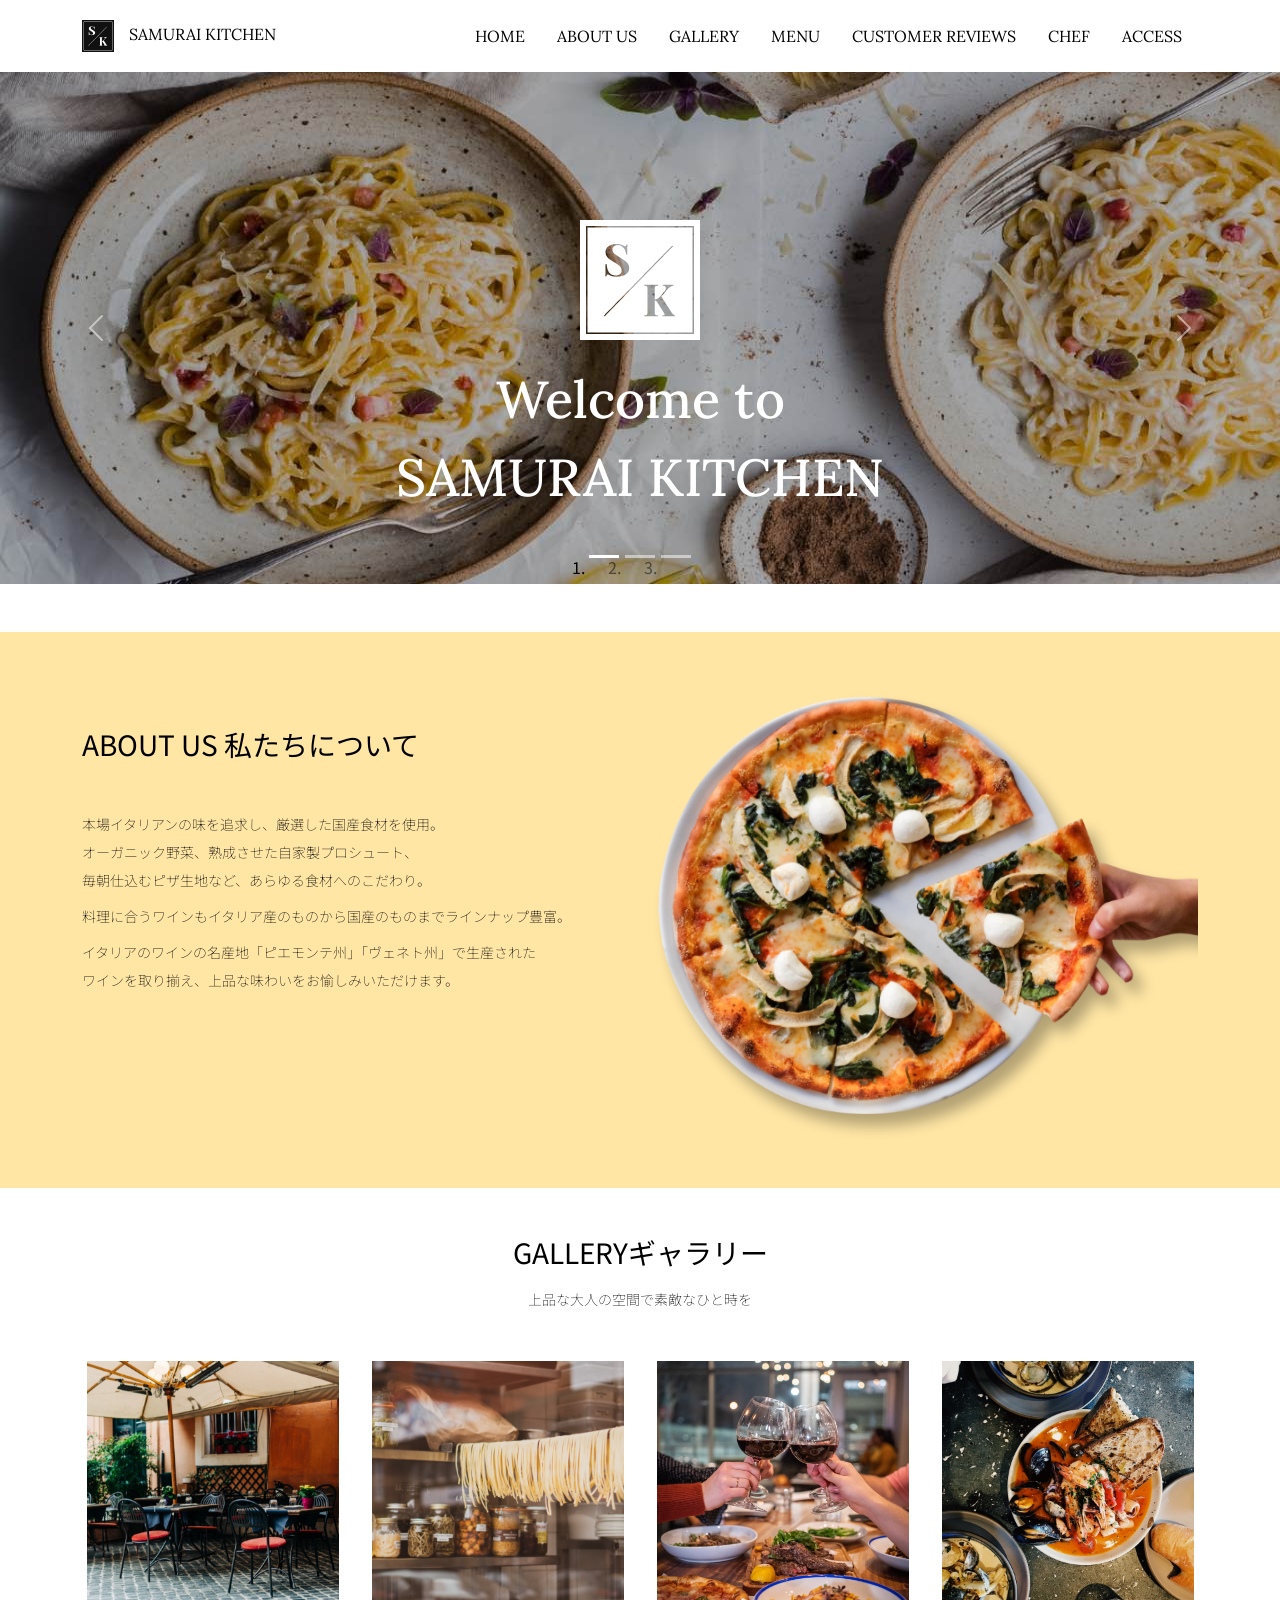
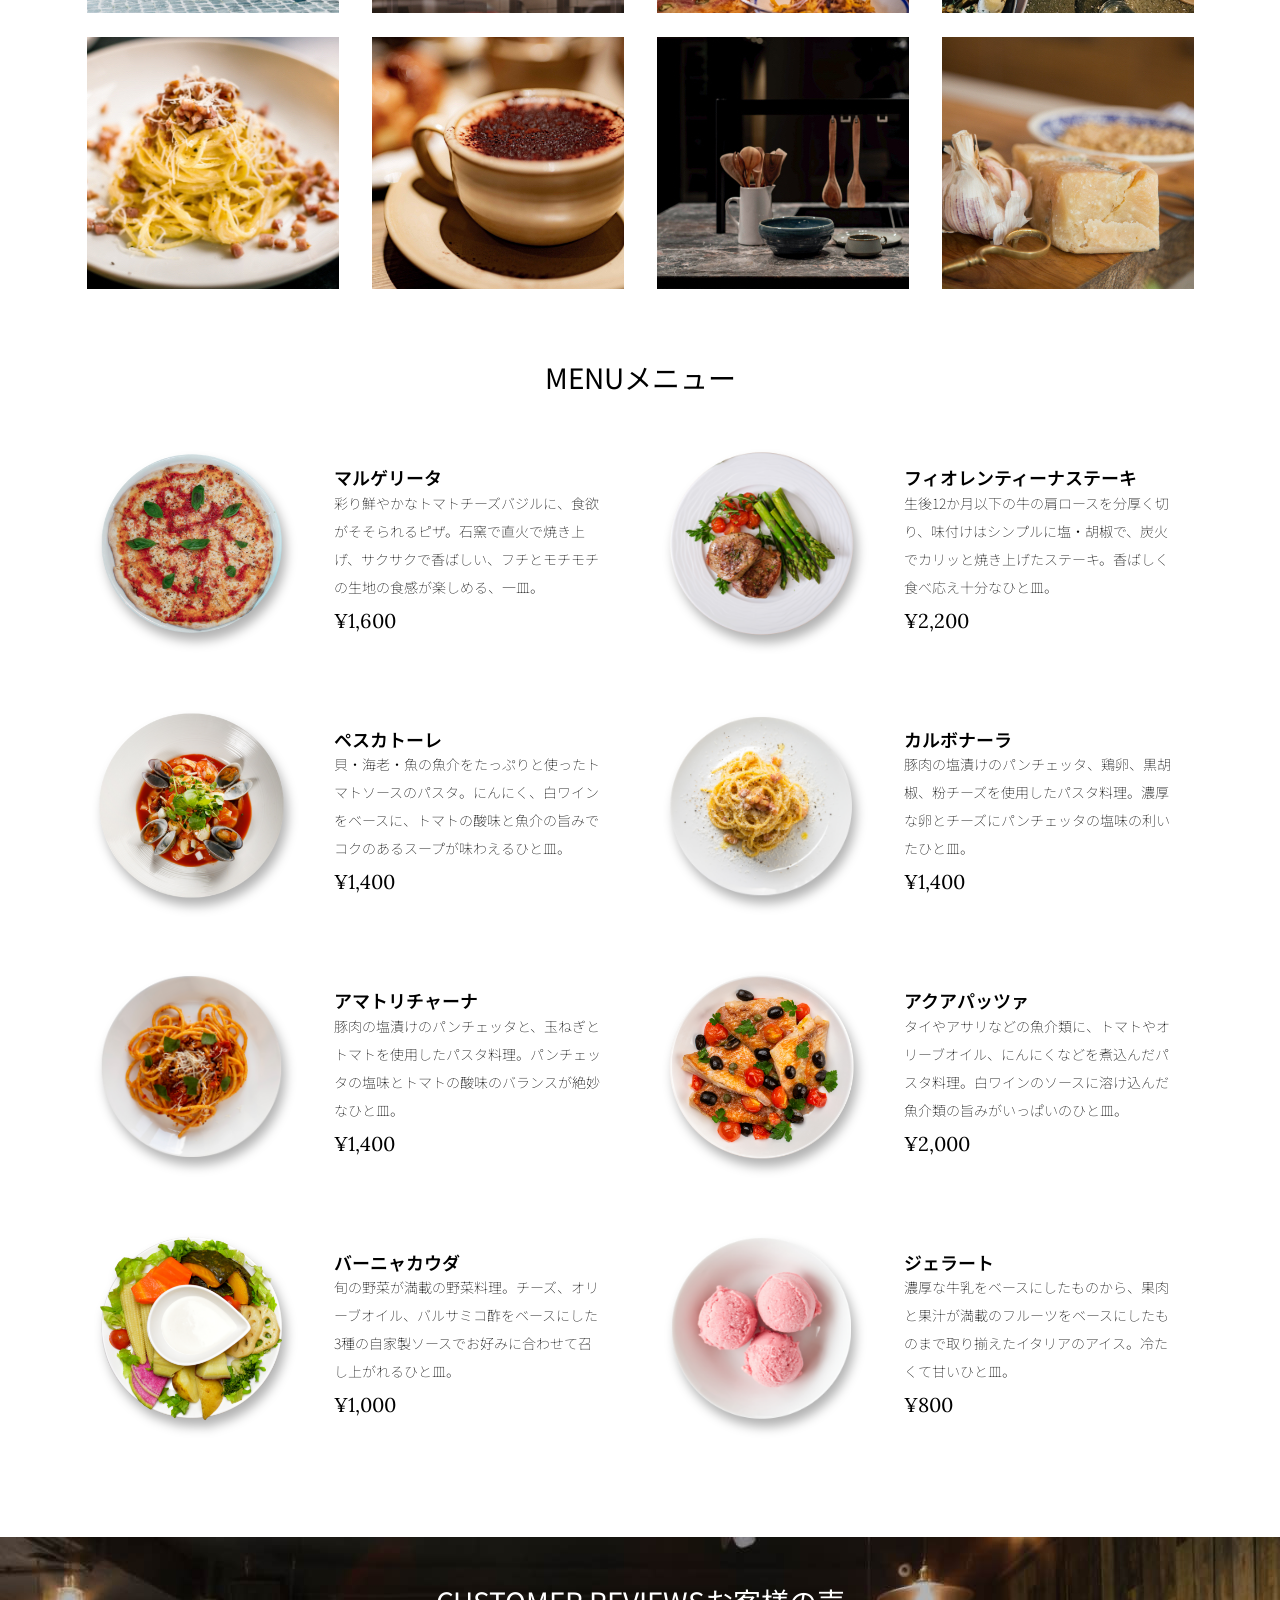
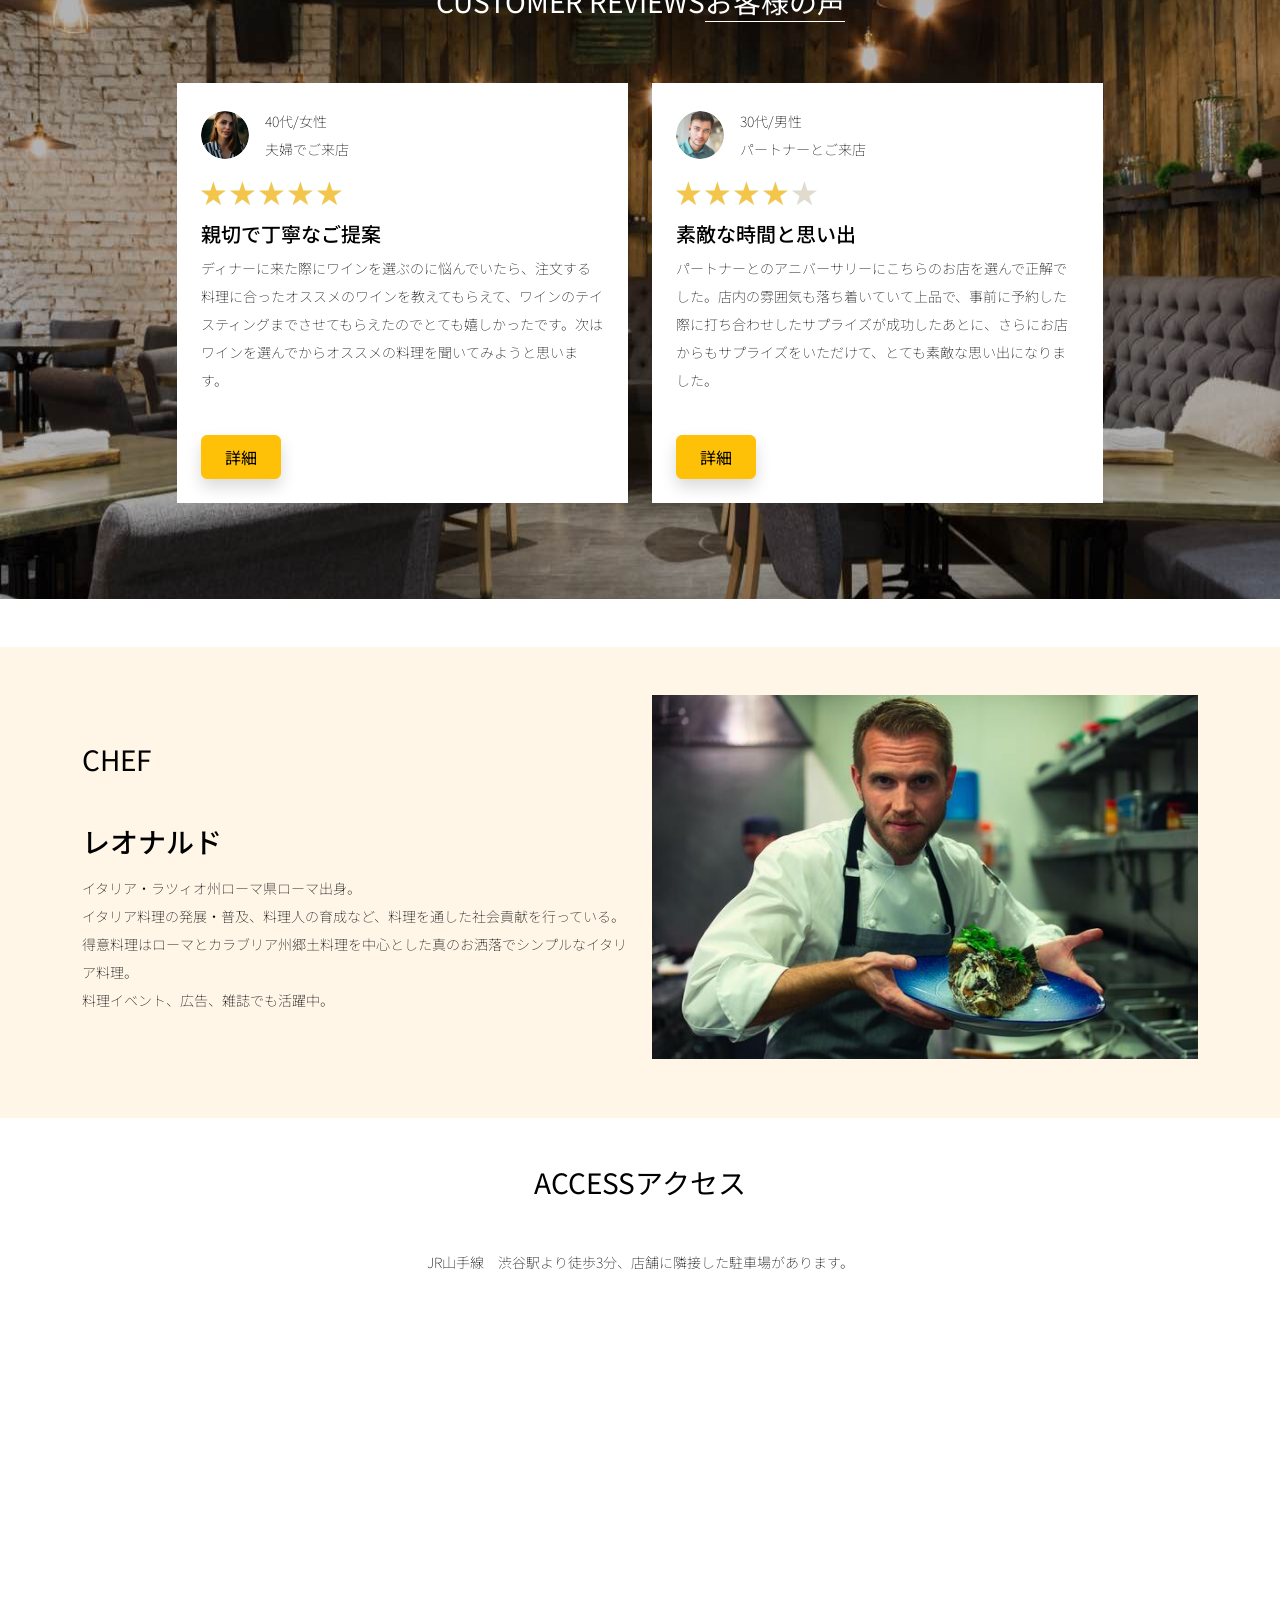
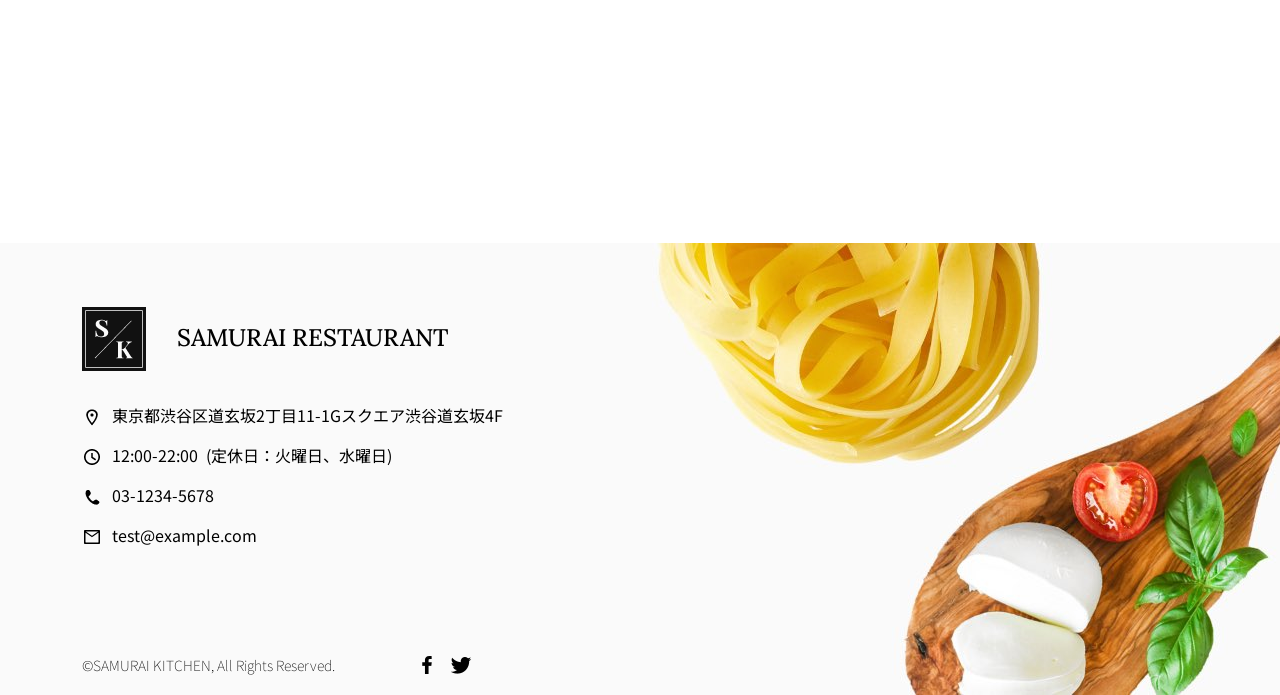
<file: kadai_015/index.html>
<!doctype html>
<html lang="ja">

<head>
  <meta charset="utf-8">
  <meta name="viewport" content="width=device-width, initial-scale=1">
  <meta name="description" content="">
  <meta name="author" content="SAMURAI ENGINEER">
  <title>SAMURAI XD_HTML教材</title>
  <!-- ************************************************ bootstrap.min.cssの読み込み -->
  <link href="https://cdn.jsdelivr.net/npm/bootstrap@5.0.0-beta1/dist/css/bootstrap.min.css" rel="stylesheet"
    integrity="sha384-giJF6kkoqNQ00vy+HMDP7azOuL0xtbfIcaT9wjKHr8RbDVddVHyTfAAsrekwKmP1" crossorigin="anonymous">
  <!-- ************************************************ bootstrap.bundle.min.jsの読み込み -->

  <!-- ************************************************ Google Font読み込み -->
  <link rel="preconnect" href="https://fonts.gstatic.com">
  <link href="https://fonts.googleapis.com/css2?family=Lora&display=swap" rel="stylesheet">
  <link href="https://fonts.googleapis.com/css2?family=Noto+Sans+JP:wght@300&display=swap" rel="stylesheet">
  <!-- ************************************************ Font Awesome -->
  <link rel="stylesheet" href="https://use.fontawesome.com/releases/v5.1.0/css/all.css"
    integrity="sha384-lKuwvrZot6UHsBSfcMvOkWwlCMgc0TaWr+30HWe3a4ltaBwTZhyTEggF5tJv8tbt" crossorigin="anonymous">
  <!-- ************************************************今回作成する styles.cssの読み込み -->
  <link href="stylesheet/style.css" rel="stylesheet">
  <!-- ************************************************  -->
</head>

<body>
  <main>

    <!-- ************************************************ ナビゲーションバー開始 -->
   <nav class="navbar navbar-expand-lg">
     <div class="container">
       <a class="navbar-brand my_navbar_brand">
         <img class="img-fluid navbar_brand_logo" src="img/site_logo.png" alt="サイトアイコン"><span>SAMURAI KITCHEN</span>
       </a>
       <div class="navbar-toggler hamburger_menu" data-bs-toggle="collapse" data-bs-target="#navbarNav"
         　aria-controls="navbarNav" aria-expanded="false" aria-label="Toggle navigation">
         <input type="checkbox" id="hamburger_btn_check">
         <label for="hamburger_btn_check" class="hamburger_btn">
           <img class="btn_open" src="img/button_open.png" alt="ナビゲーションバーのボタン">
           <img class="btn_close" src="img/button_close.png" alt="ナビゲーションバーのボタン">
         </label>
       </div>
       <div class="collapse navbar-collapse justify-content-end" id="navbarNav">
         <ul class="navbar-nav">
           <li class="nav-item px-2">
             <a class="nav-link my_nav_link my-2" aria-current="page" href="#">HOME</a>
           </li>

           <li class="nav-item px-2">
             <a class="nav-link my_nav_link my-2" href="#about">ABOUT US</a>
           </li>

           <li class="nav-item px-2">
             <a class="nav-link my_nav_link my-2" href="#gallery">GALLERY</a>
           </li>

           <li class="nav-item px-2">
             <a class="nav-link my_nav_link my-2" href="#menu">MENU</a>
           </li>

           <li class="nav-item px-2">
             <a class="nav-link my_nav_link my-2" href="#review">CUSTOMER REVIEWS</a>
           </li>

          <li class="nav-item px-2">
             <a class="nav-link my_nav_link my-2" href="#chef">CHEF</a>
           </li>

           <li class="nav-item px-2">
             <a class="nav-link my_nav_link my-2" href="#access">ACCESS</a>
           </li>
             
         </ul>
       </div>
     </div>
   </nav>
    <!-- ************************************************ ナビゲーションバー終了 -->

    <!-- ************************************************ カルーセル開始 -->
  <div id="myCarousel" class="carousel slide mb-5" data-bs-ride="carousel">
    <ol class="carousel-indicators">
      <li data-bs-target="#myCarousel" data-bs-slide-to="0" class="active"></li>
     <li data-bs-target="#myCarousel" data-bs-slide-to="1"></li>
      <li data-bs-target="#myCarousel" data-bs-slide-to="2"></li>
   </ol>

    <div class="carousel-inner">
     <div class="carousel-item active">
        <img src="img/slider-1.jpg" alt="SAMURAI KITCHEN-1">
        <div class="carousel-caption">
         <h1 class="my_carousel_caption">
            Welcome to<br>
            SAMURAI KITCHEN
         </h1>
        </div>
     </div>

     <div class="carousel-item">
        <img src="img/slider-2.jpg" alt="サンプル画像">
        <div class="carousel-caption">
         <h1 class="my_carousel_caption">
            The fabulous combination of&nbsp;wine&nbsp;and&nbsp;food
          </h1>
        </div>
    </div>

      <div class="carousel-item">
        <img src="img/slider-3.jpg" alt="サンプル画像">
       <div class="carousel-caption">
          <h1 class="my_carousel_caption">Get the Italian taste<br>
            at the SAMURAI&nbsp;KITCHEN
         </h1>
        </div>
     </div>

  </div>
    <a class="carousel-control-prev" href="#myCarousel" role="button" data-bs-slide="prev">
      <span class="carousel-control-prev-icon" aria-hidden="true"></span>
      <span class="visually-hidden">Previous</span>
    </a>

    <a class="carousel-control-next" href="#myCarousel" role="button" data-bs-slide="next">
      <span class="carousel-control-next-icon" aria-hidden="true"></span>
      <span class="visually-hidden">Next</span>
    </a>
  </div>

    <!-- ************************************************ カルーセル終了 -->

    <!-- ************************************************ アバウトセクション開始 -->
<!-- アバウトセクション開始 -->
<section class="about_us_bg" id="about">
  <div class="container py-5 mb-5">
    <div class="row">
      <div class="col-lg-6 text-left">
        <div class="py-5">
          <h2 class="section_title about mb-5">
            ABOUT US
          </h2>
          <p class="mb-2">
            本場イタリアンの味を追求し、厳選した国産食材を使用。<br>
            オーガニック野菜、熟成させた自家製プロシュート、<br>
            毎朝仕込むピザ生地など、あらゆる食材へのこだわり。<br>
          </p>
          <p class="mb-2">
            料理に合うワインもイタリア産のものから国産のものまでラインナップ豊富。<br>
          </p>
          <p class="mb-2">
            イタリアのワインの名産地「ピエモンテ州」「ヴェネト州」で生産された<br>
            ワインを取り揃え、上品な味わいをお愉しみいただけます。<br>
          </p>
        </div>
      </div>
      <div class="col-lg-6">
        <img src="img/img-about-us.png" class="img-fluid" alt="pizza">
      </div>
    </div>
  </div>
</section>

    <!-- ************************************************ アバウトセクション終了 -->

    <!-- ************************************************ ギャラリーセクション開始 -->
    <section id="gallery">
      <div class="container mb-5">
        <h2 class="mb-3 section_title gallery text-center">GALLERY</h2>
        <p class="text-center mb-5">
          上品な大人の空間で素敵なひと時を
        </p>

        <div class="row">
          <div class="col-6 col-lg-3 mb-4 d-flex justify-content-center">
            <img class="img-fluid" src="img/gallery-1.jpg" alt="サンプル画像">
          </div>

          <div class="col-6 col-lg-3 mb-4 d-flex justify-content-center">
            <img class="img-fluid" src="img/gallery-2.jpg" alt="サンプル画像">
          </div>

          <div class="col-6 col-lg-3 mb-4 d-flex justify-content-center">
            <img class="img-fluid" src="img/gallery-3.jpg" alt="サンプル画像">
          </div>

          <div class="col-6 col-lg-3 mb-4 d-flex justify-content-center">
            <img class="img-fluid" src="img/gallery-4.jpg" alt="サンプル画像">
          </div>

          <div class="col-6 col-lg-3 mb-4 d-flex justify-content-center">
            <img class="img-fluid" src="img/gallery-5.jpg" alt="サンプル画像">
          </div>

          <div class="col-6 col-lg-3 mb-4 d-flex justify-content-center">
            <img class="img-fluid" src="img/gallery-6.jpg" alt="サンプル画像">
          </div>

          <div class="col-6 col-lg-3 mb-4 d-flex justify-content-center">
            <img class="img-fluid" src="img/gallery-7.jpg" alt="サンプル画像">
          </div>

          <div class="col-6 col-lg-3 mb-4 d-flex justify-content-center">
            <img class="img-fluid" src="img/gallery-8.jpg" alt="サンプル画像">
          </div>

        </div>
      </div>
    </section>

    <!-- ************************************************ ギャラリーセクション終了 -->

    <!-- ************************************************ メニューセクション -->
    <section id="menu">
      <div class="container">
        <div class="row">
          <div class="col-lg-12">
            <h2 class="section_title menu text-center mb-5">MENU</h2>
          </div>
        </div>
      </div>

      <div class="container mb-5">
        <div class="row">
          <div class="col-12 col-lg-6">
            <div class="row g-0 mb-4">
              <div class="col-12 col-lg-5 text-center">
                <img src="img/margherita.png" class="img-fluid" alt="マルゲリータ">
              </div>
              <div class="col-12 col-lg-7 p-4">
              <h4 class="mb-0 menu_title">マルゲリータ</h4>
                <p class="my-auto">彩り鮮やかなトマトチーズバジルに、食欲がそそられるピザ。石窯で直火で焼き上げ、サクサクで香ばしい、フチとモチモチの生地の食感が楽しめる、一皿。</p>
                <p class="menu_price">¥1,600</p>
              </div>
            </div>
          </div>

          <div class="col-12 col-lg-6">
            <div class="row g-0 mb-4">
              <div class="col-12 col-lg-5 text-center">
              <img src="img/steak.png" class="img-fluid" alt="フィオレンティーナステーキ">
              </div>
              <div class="col-12 col-lg-7 p-4">
                <h4 class="mb-0 menu_title">フィオレンティーナステーキ</h4>
                <p class="my-auto">生後12か月以下の牛の肩ロースを分厚く切り、味付けはシンプルに塩・胡椒で、炭火でカリッと焼き上げたステーキ。香ばしく食べ応え十分なひと皿。</p>
                <p class="menu_price">¥2,200</p>
              </div>
            </div>
          </div>

          <div class="col-12 col-lg-6">
            <div class="row g-0 mb-4">
              <div class="col-12 col-lg-5 text-center">
                <img src="img/pescatore.png" class="img-fluid" alt="ペスカトーレ">
              </div>
              <div class="col-12 col-lg-7 p-4">
                <h4 class="mb-0 menu_title">ペスカトーレ</h4>
                <p class="my-auto">貝・海老・魚の魚介をたっぷりと使ったトマトソースのパスタ。にんにく、白ワインをベースに、トマトの酸味と魚介の旨みでコクのあるスープが味わえるひと皿。</p>
                <p class="menu_price">¥1,400</p>
              </div>
            </div>
          </div>

          <div class="col-12 col-lg-6">
            <div class="row g-0 mb-4">
              <div class="col-12 col-lg-5 text-center">
                <img src="img/carbonara.png" class="img-fluid" alt="カルボナーラ">
              </div>
              <div class="col-12 col-lg-7 p-4">
                <h4 class="mb-0 menu_title">カルボナーラ</h4>
                <p class="my-auto">豚肉の塩漬けのパンチェッタ、鶏卵、黒胡椒、粉チーズを使用したパスタ料理。濃厚な卵とチーズにパンチェッタの塩味の利いたひと皿。</p>
                <p class="menu_price">¥1,400</p>
              </div>
            </div>
          </div>

          <div class="col-12 col-lg-6">
            <div class="row g-0 mb-4">
              <div class="col-12 col-lg-5 text-center">
                <img src="img/amatriciana.png" class="img-fluid" alt="アマトリチャーナ">
              </div>
              <div class="col-12 col-lg-7 p-4">
                <h4 class="mb-0 menu_title">アマトリチャーナ</h4>
                <p class="my-auto">豚肉の塩漬けのパンチェッタと、玉ねぎとトマトを使用したパスタ料理。パンチェッタの塩味とトマトの酸味のバランスが絶妙なひと皿。</p>
                <p class="menu_price">¥1,400</p>
              </div>
            </div>
          </div>

          <div class="col-12 col-lg-6">
            <div class="row g-0 mb-4">
              <div class="col-12 col-lg-5 text-center">
                <img src="img/acqua-pazza.png" class="img-fluid" alt="アクアパッツァ">
              </div>
              <div class="col-12 col-lg-7 p-4">
                <h4 class="mb-0 menu_title">アクアパッツァ</h4>
                <p class="my-auto">タイやアサリなどの魚介類に、トマトやオリーブオイル、にんにくなどを煮込んだパスタ料理。白ワインのソースに溶け込んだ魚介類の旨みがいっぱいのひと皿。</p>
                <p class="menu_price">¥2,000</p>
              </div>
            </div>
          </div>

          <div class="col-12 col-lg-6">
            <div class="row g-0 mb-4">
              <div class="col-12 col-lg-5 text-center">
                <img src="img/bagna-cauda.png" class="img-fluid" alt="バーニャカウダ">
              </div>
              <div class="col-12 col-lg-7 p-4">
                <h4 class="mb-0 menu_title">バーニャカウダ</h4>
                <p class="my-auto">旬の野菜が満載の野菜料理。チーズ、オリーブオイル、バルサミコ酢をベースにした3種の自家製ソースでお好みに合わせて召し上がれるひと皿。</p>
                <p class="menu_price">¥1,000</p>
              </div>
            </div>
          </div>

          <div class="col-12 col-lg-6">
            <div class="row g-0 mb-4">
              <div class="col-12 col-lg-5 text-center">
                <img src="img/gelato.png" class="img-fluid" alt="ジェラート">
              </div>
              <div class="col-12 col-lg-7 p-4">
                <h4 class="mb-0 menu_title">ジェラート</h4>
                <p class="my-auto">濃厚な牛乳をベースにしたものから、果肉と果汁が満載のフルーツをベースにしたものまで取り揃えたイタリアのアイス。冷たくて甘いひと皿。</p>
                <p class="menu_price">¥800</p>
              </div>
            </div>
          </div>
        </div>
      </div>
    </section>

    <!-- ************************************************ メニューセクション終了 -->

    <!-- ************************************************ レビューセクション開始 -->
    <section id="review">
      <div class="review_wrapper">
        <div class="container py-5 mb-5">
          <div class="text-center mb-5">
            <h2 class="section_title review text-center text-white">CUSTOMER REVIEWS</h2>
          </div>
          <div class="row pb-5 justify-content-center">
            <div class="col-12 col-lg-5 mt-3">
              <div class="bg-white h_420">
                <div class="p-4">
                  <div class="d-flex align-items-center">
                    <img src="img/customer-woman.png" class="reviewer_img" alt="サンプル画像">
                    <div>
                      <p class="my-0">40代/女性</p>
                      <p class="my-0">夫婦でご来店</p>
                    </div>
                  </div>
                  <div class="my-3">
                    <img src="img/star-point.png" class="star_img" alt="star">
                    <img src="img/star-point.png" class="star_img" alt="star">
                    <img src="img/star-point.png" class="star_img" alt="star">
                    <img src="img/star-point.png" class="star_img" alt="star">
                    <img src="img/star-point.png" class="star_img" alt="star">
                  </div>
                  <h5>親切で丁寧なご提案</h5>
                  <p>
                    ディナーに来た際にワインを選ぶのに悩んでいたら、注文する料理に合ったオススメのワインを教えてもらえて、ワインのテイスティングまでさせてもらえたのでとても嬉しかったです。次はワインを選んでからオススメの料理を聞いてみようと思います。
                  </p>
                  <button type="button" class="btn btn-warning shadow fix_bottom">詳細</button>
                </div>
              </div>
            </div>
            <div class="col-12 col-lg-5 mt-3">
              <div class="bg-white h_420">
                <div class="p-4">
                  <div class="d-flex align-items-center">
                    <img src="img/customer-man.png" class="reviewer_img" alt="サンプル画像">
                    <div>
                      <p class="my-0">30代/男性</p>
                      <p class="my-0">パートナーとご来店</p>
                    </div>
                  </div>
                  <div class="my-3">
                    <img src="img/star-point.png" class="star_img" alt="star">
                    <img src="img/star-point.png" class="star_img" alt="star">
                    <img src="img/star-point.png" class="star_img" alt="star">
                    <img src="img/star-point.png" class="star_img" alt="star">
                    <img src="img/star-no-point.png" class="star_img" alt="no-star">
                  </div>
                  <h5>素敵な時間と思い出</h5>
                  <p>
                    パートナーとのアニバーサリーにこちらのお店を選んで正解でした。店内の雰囲気も落ち着いていて上品で、事前に予約した際に打ち合わせしたサプライズが成功したあとに、さらにお店からもサプライズをいただけて、とても素敵な思い出になりました。
                  </p>
                  <button type="button" class="btn btn-warning shadow fix_bottom">詳細</button>
                </div>
              </div>
            </div>
          </div>
        </div>
      </div>
    </section>

    <!-- ************************************************ レビューセクション終了 -->

    <!--  *********************************************** 課題-15のシェフ追加　-->
<section class="chef_bg" id="chef">
  <div class="container py-5 mb-5">
    <div class="row">
      <div class="col-lg-6 text-left">
        <div class="py-5">
          <h2 class="section_title chef mb-5">
            CHEF
          </h2>
          <h3 class="mb-3">レオナルド</h3>
          <p class="mb-2">
            イタリア・ラツィオ州ローマ県ローマ出身。<br>
            イタリア料理の発展・普及、料理人の育成など、料理を通した社会貢献を行っている。 <br>
            得意料理はローマとカラブリア州郷土料理を中心とした真のお洒落でシンプルなイタリア料理。<br>
            料理イベント、広告、雑誌でも活躍中。
          </p>
        </div>
      </div>
      <div class="col-lg-6">
        <img src="img/chef.jpg" class="img-fluid" alt="シェフの写真">
      </div>
    </div>
  </div>
</section>


    <!--  *********************************************** 課題-15のシェフ追加終了　-->


    <!-- ************************************************ アクセスセクション開始 -->
    <section id="access">
      <div class="container">

        <div class="row">
          <div class="col-lg-12 text-center mb-5">
            <h2 class="section_title text-center access mb-5">ACCESS</h2>
            <p>JR山手線　渋谷駅より徒歩3分、店舗に隣接した駐車場があります。</p>
          </div>
        </div>
      </div>

      <div class="container mb-5 px-2">
        <iframe
          src="https://www.google.com/maps/embed?pb=!1m18!1m12!1m3!1d12967.114087343349!2d139.687349334065!3d35.657827993593834!2m3!1f0!2f0!3f0!3m2!1i1024!2i768!4f1.1!3m3!1m2!1s0x6018f5209bb80c49%3A0x7abbc1a9d7d575eb!2z5qCq5byP5Lya56S-5L6N!5e0!3m2!1sja!2sjp!4v1623882550231!5m2!1sja!2sjp"
          class="w-100" style="height: 50vh;" loading="lazy"></iframe>
      </div>
    </section>

    <!-- ************************************************ アクセスセクション終了 -->


    <!-- ************************************************ フッター開始 -->
    <footer id="footer">
      <div class="container">
        <div class="row">
          <div class="col-12 col-lg-6 position-relative">
            <div class="row pt-5">
              <div class="col-lg-2 text-center my-3">
                <img class="img-fluid footer_brand_logo" src="img/site_logo.png" alt="サンプル画像">
              </div>
              <div class="col-lg-10 align-self-center my-3">
                <h2 class="m-0 footer_text">SAMURAI RESTAURANT</h2>
              </div>
            </div>

            <div class="restaurant_info py-3">
              <div class="d-flex mb-3">
                <img src="img/icon-Marker.png" alt="marker">
                <p class="p-0 m-0">東京都渋谷区道玄坂2丁目11-1Gスクエア渋谷道玄坂4F</p>
              </div>
              <div class="d-flex mb-3">
                <img src="img/icon-Clock.png" alt="clock">
                <p class="p-0 m-0">12:00-22:00&nbsp;&nbsp;(定休日：火曜日、水曜日)</p>
              </div>
              <div class="d-flex mb-3">
                <img src="img/icon-Phone.png" alt="phone">
                <p class="p-0 m-0">03-1234-5678</p>
              </div>
              <div class="d-flex mb-3">
                <img src="img/icon-Mail.png" alt="mail">
                <p class="p-0 m-0">test@example.com</p>
              </div>
            </div>

            <div class="copy_right align-items-center">
              <p>
                ©SAMURAI KITCHEN, All Rights Reserved.
              </p>
              <img src="img/icon-facebook.png" class="sns_img" alt="facebook">
              <img src="img/icon-twitter.png" class="sns_img" alt="twitter">
            </div>
          </div>

          <div class="col-12 col-lg-6 d-none d-lg-block">
            <img src="img/background-footer.jpg" alt="背景画像">
          </div>
        </div>
      </div>
    </footer>
    
    <!-- ************************************************ フッター終了 -->
  </main>

 <script src="https://cdn.jsdelivr.net/npm/bootstrap@5.0.0-beta1/dist/js/bootstrap.bundle.min.js"
    integrity="sha384-ygbV9kiqUc6oa4msXn9868pTtWMgiQaeYH7/t7LECLbyPA2x65Kgf80OJFdroafW" crossorigin="anonymous" defer>
 </script> 

</body>

</html>
</file>
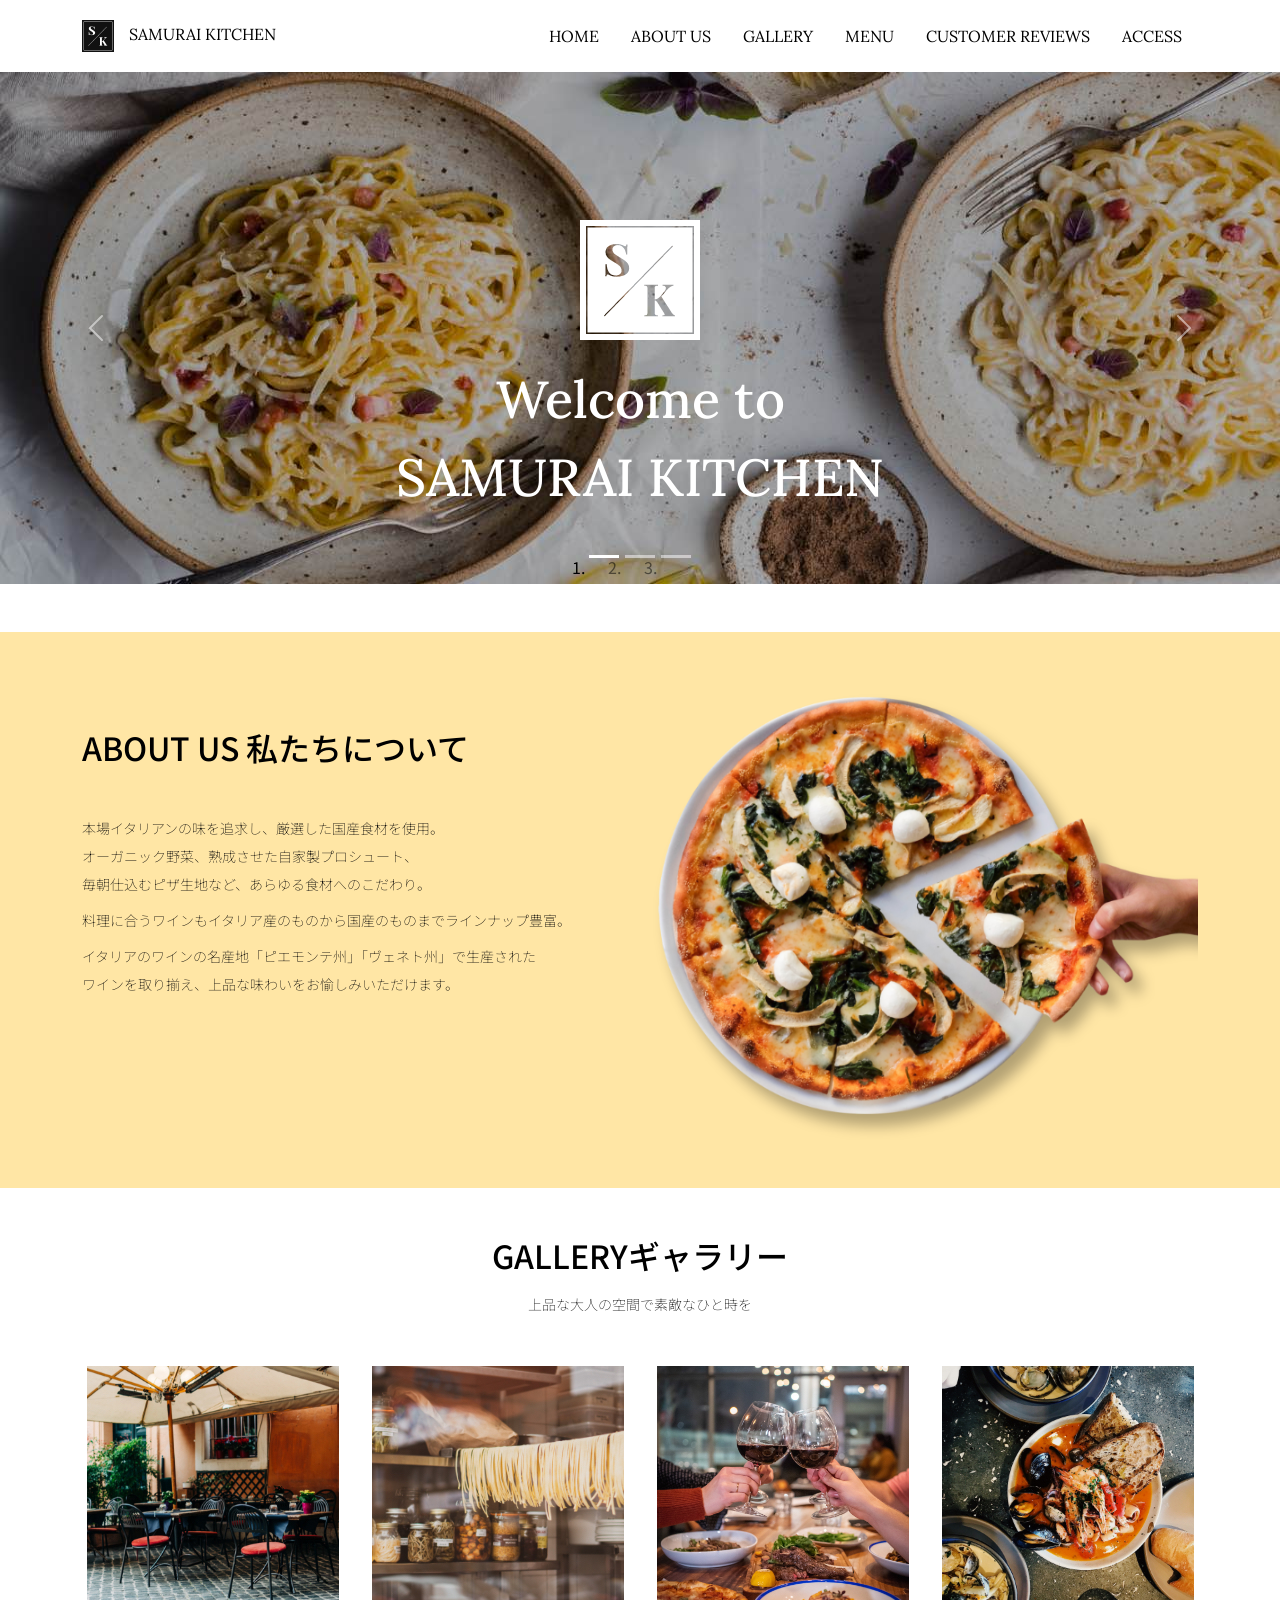
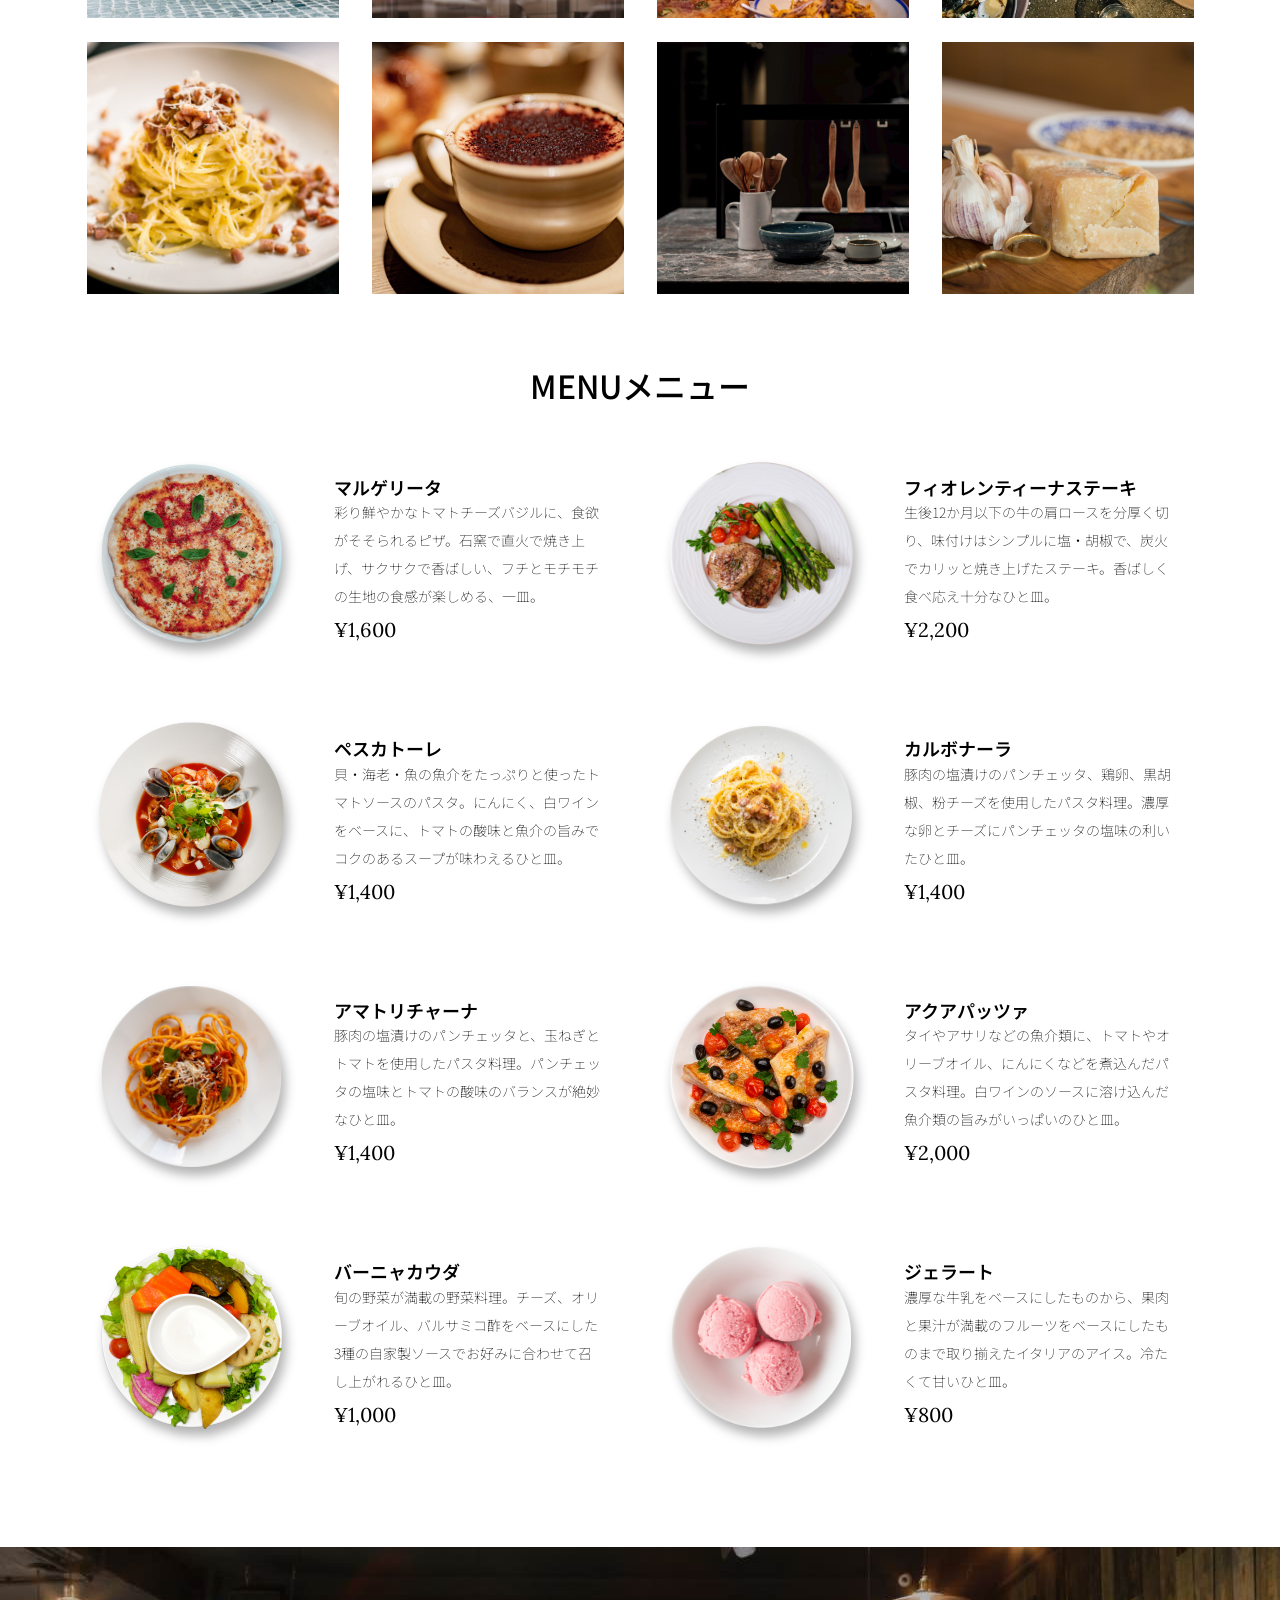
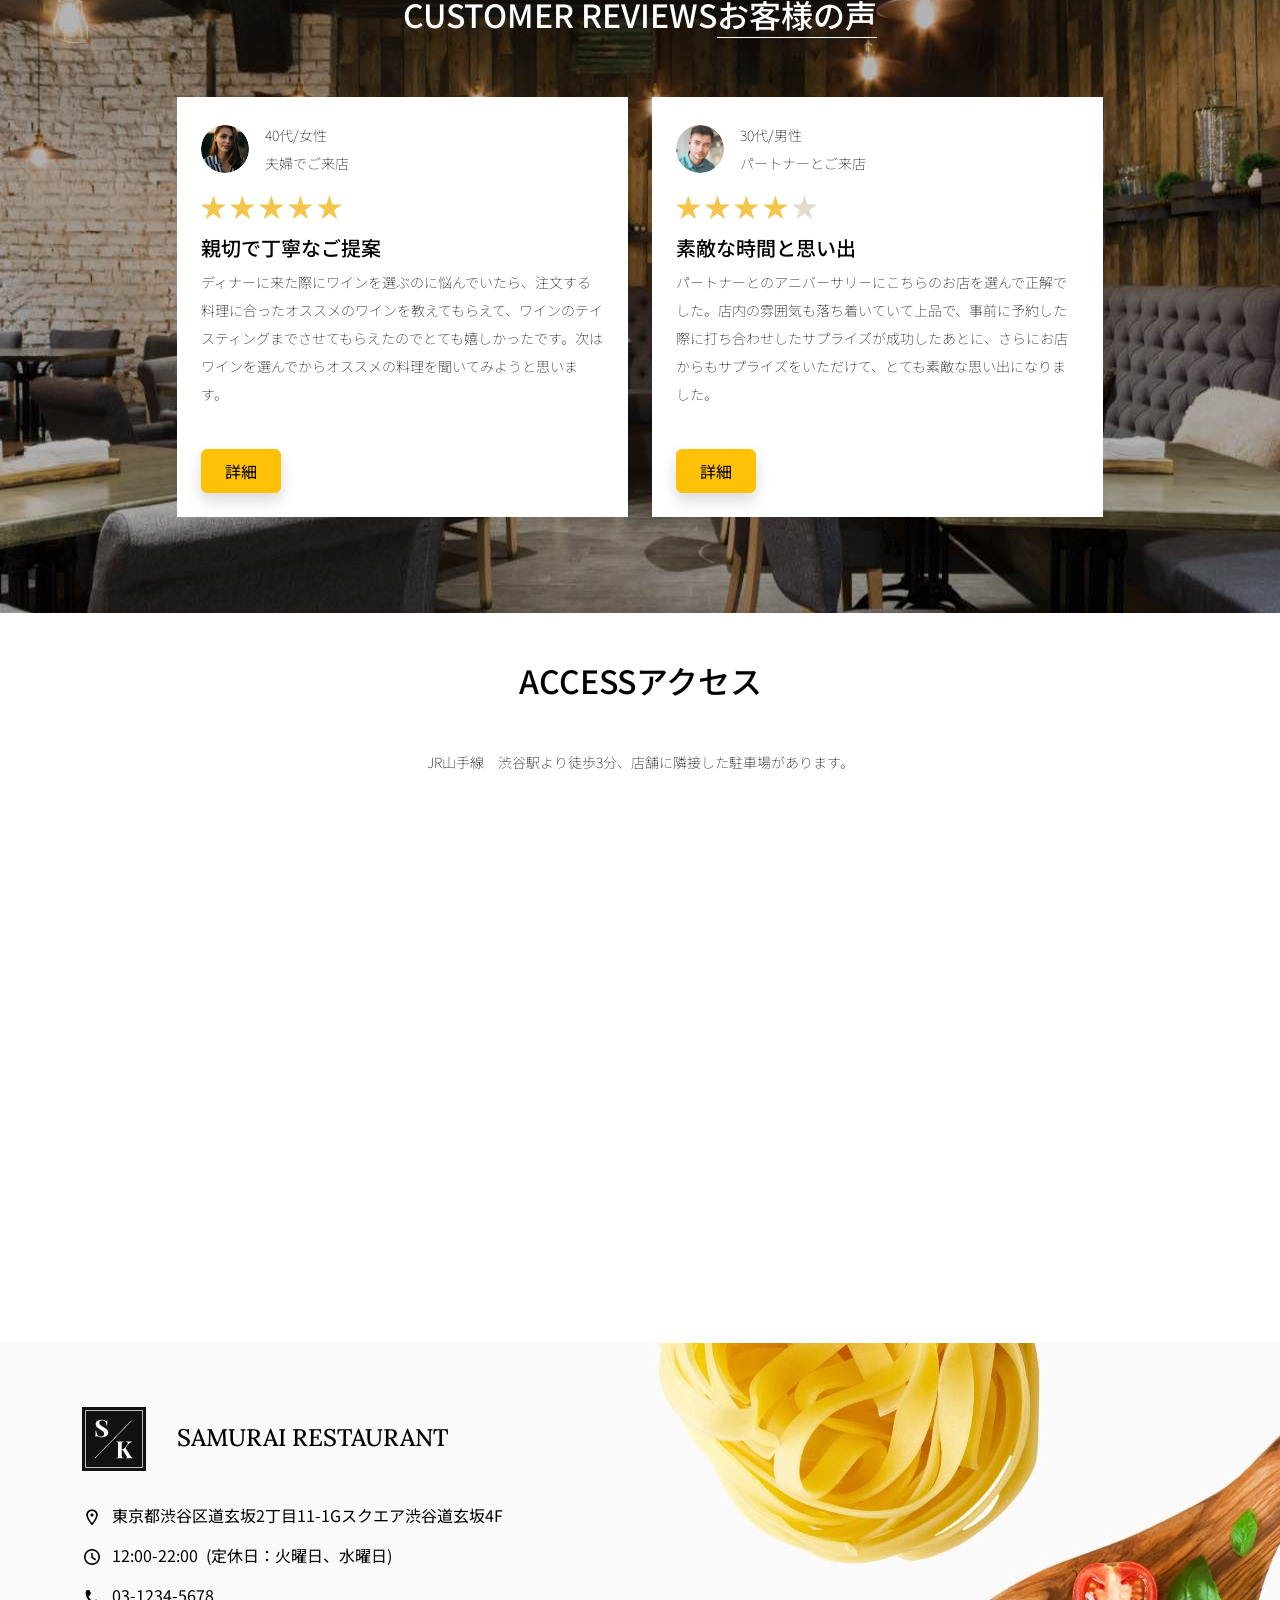
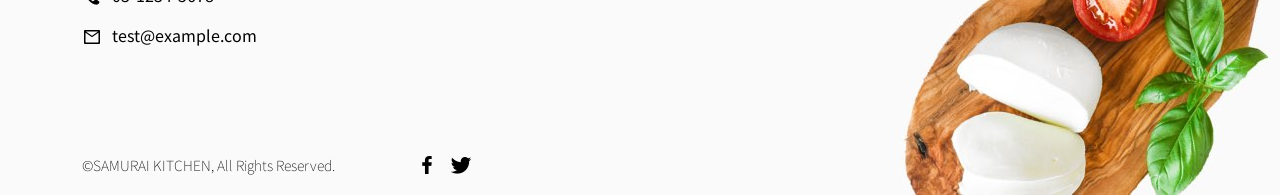
<file: kadai_tutorial_output/index.html>
<!doctype html>
<html lang="ja">

<head>
  <meta charset="utf-8">
  <meta name="viewport" content="width=device-width, initial-scale=1">
  <meta name="description" content="">
  <meta name="author" content="SAMURAI ENGINEER">
  <title>SAMURAI XD_HTML教材</title>
  <!-- ************************************************ bootstrap.min.cssの読み込み -->
  <link href="https://cdn.jsdelivr.net/npm/bootstrap@5.0.0-beta1/dist/css/bootstrap.min.css" rel="stylesheet"
    integrity="sha384-giJF6kkoqNQ00vy+HMDP7azOuL0xtbfIcaT9wjKHr8RbDVddVHyTfAAsrekwKmP1" crossorigin="anonymous">
  <!-- ************************************************ bootstrap.bundle.min.jsの読み込み -->

  <!-- ************************************************ Google Font読み込み -->
  <link rel="preconnect" href="https://fonts.gstatic.com">
  <link href="https://fonts.googleapis.com/css2?family=Lora&display=swap" rel="stylesheet">
  <link href="https://fonts.googleapis.com/css2?family=Noto+Sans+JP:wght@300&display=swap" rel="stylesheet">
  <!-- ************************************************ Font Awesome -->
  <link rel="stylesheet" href="https://use.fontawesome.com/releases/v5.1.0/css/all.css"
    integrity="sha384-lKuwvrZot6UHsBSfcMvOkWwlCMgc0TaWr+30HWe3a4ltaBwTZhyTEggF5tJv8tbt" crossorigin="anonymous">
  <!-- ************************************************今回作成する styles.cssの読み込み -->
  <link href="stylesheet/style.css" rel="stylesheet">
  <!-- ************************************************  -->
</head>

<body>
  <main>

    <!-- ************************************************ ナビゲーションバー開始 -->
   <nav class="navbar navbar-expand-lg">
     <div class="container">
       <a class="navbar-brand my_navbar_brand">
         <img class="img-fluid navbar_brand_logo" src="img/site_logo.png" alt="サイトアイコン"><span>SAMURAI KITCHEN</span>
       </a>
       <div class="navbar-toggler hamburger_menu" data-bs-toggle="collapse" data-bs-target="#navbarNav"
         　aria-controls="navbarNav" aria-expanded="false" aria-label="Toggle navigation">
         <input type="checkbox" id="hamburger_btn_check">
         <label for="hamburger_btn_check" class="hamburger_btn">
           <img class="btn_open" src="img/button_open.png" alt="ナビゲーションバーのボタン">
           <img class="btn_close" src="img/button_close.png" alt="ナビゲーションバーのボタン">
         </label>
       </div>
       <div class="collapse navbar-collapse justify-content-end" id="navbarNav">
         <ul class="navbar-nav">
           <li class="nav-item px-2">
             <a class="nav-link my_nav_link my-2" aria-current="page" href="#">HOME</a>
           </li>

           <li class="nav-item px-2">
             <a class="nav-link my_nav_link my-2" href="#about">ABOUT US</a>
           </li>

           <li class="nav-item px-2">
             <a class="nav-link my_nav_link my-2" href="#gallery">GALLERY</a>
           </li>

           <li class="nav-item px-2">
             <a class="nav-link my_nav_link my-2" href="#menu">MENU</a>
           </li>

           <li class="nav-item px-2">
             <a class="nav-link my_nav_link my-2" href="#review">CUSTOMER REVIEWS</a>
           </li>

           <li class="nav-item px-2">
             <a class="nav-link my_nav_link my-2" href="#access">ACCESS</a>
           </li>
             
         </ul>
       </div>
     </div>
   </nav>
    <!-- ************************************************ ナビゲーションバー終了 -->

    <!-- ************************************************ カルーセル開始 -->
  <div id="myCarousel" class="carousel slide mb-5" data-bs-ride="carousel">
    <ol class="carousel-indicators">
      <li data-bs-target="#myCarousel" data-bs-slide-to="0" class="active"></li>
     <li data-bs-target="#myCarousel" data-bs-slide-to="1"></li>
      <li data-bs-target="#myCarousel" data-bs-slide-to="2"></li>
   </ol>

    <div class="carousel-inner">
     <div class="carousel-item active">
        <img src="img/slider-1.jpg" alt="SAMURAI KITCHEN-1">
        <div class="carousel-caption">
         <h1 class="my_carousel_caption">
            Welcome to<br>
            SAMURAI KITCHEN
         </h1>
        </div>
     </div>

     <div class="carousel-item">
        <img src="img/slider-2.jpg" alt="サンプル画像">
        <div class="carousel-caption">
         <h1 class="my_carousel_caption">
            The fabulous combination of&nbsp;wine&nbsp;and&nbsp;food
          </h1>
        </div>
    </div>

      <div class="carousel-item">
        <img src="img/slider-3.jpg" alt="サンプル画像">
       <div class="carousel-caption">
          <h1 class="my_carousel_caption">Get the Italian taste<br>
            at the SAMURAI&nbsp;KITCHEN
         </h1>
        </div>
     </div>

  </div>
    <a class="carousel-control-prev" href="#myCarousel" role="button" data-bs-slide="prev">
      <span class="carousel-control-prev-icon" aria-hidden="true"></span>
      <span class="visually-hidden">Previous</span>
    </a>

    <a class="carousel-control-next" href="#myCarousel" role="button" data-bs-slide="next">
      <span class="carousel-control-next-icon" aria-hidden="true"></span>
      <span class="visually-hidden">Next</span>
    </a>
  </div>

    <!-- ************************************************ カルーセル終了 -->

    <!-- ************************************************ アバウトセクション開始 -->
<!-- アバウトセクション開始 -->
<section class="about_us_bg" id="about">
  <div class="container py-5 mb-5">
    <div class="row">
      <div class="col-lg-6 text-left">
        <div class="py-5">
          <h2 class="section_title about mb-5">
            ABOUT US
          </h2>
          <p class="mb-2">
            本場イタリアンの味を追求し、厳選した国産食材を使用。<br>
            オーガニック野菜、熟成させた自家製プロシュート、<br>
            毎朝仕込むピザ生地など、あらゆる食材へのこだわり。<br>
          </p>
          <p class="mb-2">
            料理に合うワインもイタリア産のものから国産のものまでラインナップ豊富。<br>
          </p>
          <p class="mb-2">
            イタリアのワインの名産地「ピエモンテ州」「ヴェネト州」で生産された<br>
            ワインを取り揃え、上品な味わいをお愉しみいただけます。<br>
          </p>
        </div>
      </div>
      <div class="col-lg-6">
        <img src="img/img-about-us.png" class="img-fluid" alt="pizza">
      </div>
    </div>
  </div>
</section>

    <!-- ************************************************ アバウトセクション終了 -->

    <!-- ************************************************ ギャラリーセクション開始 -->
    <section id="gallery">
      <div class="container mb-5">
        <h2 class="mb-3 section_title gallery text-center">GALLERY</h2>
        <p class="text-center mb-5">
          上品な大人の空間で素敵なひと時を
        </p>

        <div class="row">
          <div class="col-6 col-lg-3 mb-4 d-flex justify-content-center">
            <img class="img-fluid" src="img/gallery-1.jpg" alt="サンプル画像">
          </div>

          <div class="col-6 col-lg-3 mb-4 d-flex justify-content-center">
            <img class="img-fluid" src="img/gallery-2.jpg" alt="サンプル画像">
          </div>

          <div class="col-6 col-lg-3 mb-4 d-flex justify-content-center">
            <img class="img-fluid" src="img/gallery-3.jpg" alt="サンプル画像">
          </div>

          <div class="col-6 col-lg-3 mb-4 d-flex justify-content-center">
            <img class="img-fluid" src="img/gallery-4.jpg" alt="サンプル画像">
          </div>

          <div class="col-6 col-lg-3 mb-4 d-flex justify-content-center">
            <img class="img-fluid" src="img/gallery-5.jpg" alt="サンプル画像">
          </div>

          <div class="col-6 col-lg-3 mb-4 d-flex justify-content-center">
            <img class="img-fluid" src="img/gallery-6.jpg" alt="サンプル画像">
          </div>

          <div class="col-6 col-lg-3 mb-4 d-flex justify-content-center">
            <img class="img-fluid" src="img/gallery-7.jpg" alt="サンプル画像">
          </div>

          <div class="col-6 col-lg-3 mb-4 d-flex justify-content-center">
            <img class="img-fluid" src="img/gallery-8.jpg" alt="サンプル画像">
          </div>

        </div>
      </div>
    </section>

    <!-- ************************************************ ギャラリーセクション終了 -->

    <!-- ************************************************ メニューセクション -->
    <section id="menu">
      <div class="container">
        <div class="row">
          <div class="col-lg-12">
            <h2 class="section_title menu text-center mb-5">MENU</h2>
          </div>
        </div>
      </div>

      <div class="container mb-5">
        <div class="row">
          <div class="col-12 col-lg-6">
            <div class="row g-0 mb-4">
              <div class="col-12 col-lg-5 text-center">
                <img src="img/margherita.png" class="img-fluid" alt="マルゲリータ">
              </div>
              <div class="col-12 col-lg-7 p-4">
              <h4 class="mb-0 menu_title">マルゲリータ</h4>
                <p class="my-auto">彩り鮮やかなトマトチーズバジルに、食欲がそそられるピザ。石窯で直火で焼き上げ、サクサクで香ばしい、フチとモチモチの生地の食感が楽しめる、一皿。</p>
                <p class="menu_price">¥1,600</p>
              </div>
            </div>
          </div>

          <div class="col-12 col-lg-6">
            <div class="row g-0 mb-4">
              <div class="col-12 col-lg-5 text-center">
              <img src="img/steak.png" class="img-fluid" alt="フィオレンティーナステーキ">
              </div>
              <div class="col-12 col-lg-7 p-4">
                <h4 class="mb-0 menu_title">フィオレンティーナステーキ</h4>
                <p class="my-auto">生後12か月以下の牛の肩ロースを分厚く切り、味付けはシンプルに塩・胡椒で、炭火でカリッと焼き上げたステーキ。香ばしく食べ応え十分なひと皿。</p>
                <p class="menu_price">¥2,200</p>
              </div>
            </div>
          </div>

          <div class="col-12 col-lg-6">
            <div class="row g-0 mb-4">
              <div class="col-12 col-lg-5 text-center">
                <img src="img/pescatore.png" class="img-fluid" alt="ペスカトーレ">
              </div>
              <div class="col-12 col-lg-7 p-4">
                <h4 class="mb-0 menu_title">ペスカトーレ</h4>
                <p class="my-auto">貝・海老・魚の魚介をたっぷりと使ったトマトソースのパスタ。にんにく、白ワインをベースに、トマトの酸味と魚介の旨みでコクのあるスープが味わえるひと皿。</p>
                <p class="menu_price">¥1,400</p>
              </div>
            </div>
          </div>

          <div class="col-12 col-lg-6">
            <div class="row g-0 mb-4">
              <div class="col-12 col-lg-5 text-center">
                <img src="img/carbonara.png" class="img-fluid" alt="カルボナーラ">
              </div>
              <div class="col-12 col-lg-7 p-4">
                <h4 class="mb-0 menu_title">カルボナーラ</h4>
                <p class="my-auto">豚肉の塩漬けのパンチェッタ、鶏卵、黒胡椒、粉チーズを使用したパスタ料理。濃厚な卵とチーズにパンチェッタの塩味の利いたひと皿。</p>
                <p class="menu_price">¥1,400</p>
              </div>
            </div>
          </div>

          <div class="col-12 col-lg-6">
            <div class="row g-0 mb-4">
              <div class="col-12 col-lg-5 text-center">
                <img src="img/amatriciana.png" class="img-fluid" alt="アマトリチャーナ">
              </div>
              <div class="col-12 col-lg-7 p-4">
                <h4 class="mb-0 menu_title">アマトリチャーナ</h4>
                <p class="my-auto">豚肉の塩漬けのパンチェッタと、玉ねぎとトマトを使用したパスタ料理。パンチェッタの塩味とトマトの酸味のバランスが絶妙なひと皿。</p>
                <p class="menu_price">¥1,400</p>
              </div>
            </div>
          </div>

          <div class="col-12 col-lg-6">
            <div class="row g-0 mb-4">
              <div class="col-12 col-lg-5 text-center">
                <img src="img/acqua-pazza.png" class="img-fluid" alt="アクアパッツァ">
              </div>
              <div class="col-12 col-lg-7 p-4">
                <h4 class="mb-0 menu_title">アクアパッツァ</h4>
                <p class="my-auto">タイやアサリなどの魚介類に、トマトやオリーブオイル、にんにくなどを煮込んだパスタ料理。白ワインのソースに溶け込んだ魚介類の旨みがいっぱいのひと皿。</p>
                <p class="menu_price">¥2,000</p>
              </div>
            </div>
          </div>

          <div class="col-12 col-lg-6">
            <div class="row g-0 mb-4">
              <div class="col-12 col-lg-5 text-center">
                <img src="img/bagna-cauda.png" class="img-fluid" alt="バーニャカウダ">
              </div>
              <div class="col-12 col-lg-7 p-4">
                <h4 class="mb-0 menu_title">バーニャカウダ</h4>
                <p class="my-auto">旬の野菜が満載の野菜料理。チーズ、オリーブオイル、バルサミコ酢をベースにした3種の自家製ソースでお好みに合わせて召し上がれるひと皿。</p>
                <p class="menu_price">¥1,000</p>
              </div>
            </div>
          </div>

          <div class="col-12 col-lg-6">
            <div class="row g-0 mb-4">
              <div class="col-12 col-lg-5 text-center">
                <img src="img/gelato.png" class="img-fluid" alt="ジェラート">
              </div>
              <div class="col-12 col-lg-7 p-4">
                <h4 class="mb-0 menu_title">ジェラート</h4>
                <p class="my-auto">濃厚な牛乳をベースにしたものから、果肉と果汁が満載のフルーツをベースにしたものまで取り揃えたイタリアのアイス。冷たくて甘いひと皿。</p>
                <p class="menu_price">¥800</p>
              </div>
            </div>
          </div>
        </div>
      </div>
    </section>

    <!-- ************************************************ メニューセクション終了 -->

    <!-- ************************************************ レビューセクション開始 -->
    <section id="review">
      <div class="review_wrapper">
        <div class="container py-5 mb-5">
          <div class="text-center mb-5">
            <h2 class="section_title review text-center text-white">CUSTOMER REVIEWS</h2>
          </div>
          <div class="row pb-5 justify-content-center">
            <div class="col-12 col-lg-5 mt-3">
              <div class="bg-white h_420">
                <div class="p-4">
                  <div class="d-flex align-items-center">
                    <img src="img/customer-woman.png" class="reviewer_img" alt="サンプル画像">
                    <div>
                      <p class="my-0">40代/女性</p>
                      <p class="my-0">夫婦でご来店</p>
                    </div>
                  </div>
                  <div class="my-3">
                    <img src="img/star-point.png" class="star_img" alt="star">
                    <img src="img/star-point.png" class="star_img" alt="star">
                    <img src="img/star-point.png" class="star_img" alt="star">
                    <img src="img/star-point.png" class="star_img" alt="star">
                    <img src="img/star-point.png" class="star_img" alt="star">
                  </div>
                  <h5>親切で丁寧なご提案</h5>
                  <p>
                    ディナーに来た際にワインを選ぶのに悩んでいたら、注文する料理に合ったオススメのワインを教えてもらえて、ワインのテイスティングまでさせてもらえたのでとても嬉しかったです。次はワインを選んでからオススメの料理を聞いてみようと思います。
                  </p>
                  <button type="button" class="btn btn-warning shadow fix_bottom">詳細</button>
                </div>
              </div>
            </div>
            <div class="col-12 col-lg-5 mt-3">
              <div class="bg-white h_420">
                <div class="p-4">
                  <div class="d-flex align-items-center">
                    <img src="img/customer-man.png" class="reviewer_img" alt="サンプル画像">
                    <div>
                      <p class="my-0">30代/男性</p>
                      <p class="my-0">パートナーとご来店</p>
                    </div>
                  </div>
                  <div class="my-3">
                    <img src="img/star-point.png" class="star_img" alt="star">
                    <img src="img/star-point.png" class="star_img" alt="star">
                    <img src="img/star-point.png" class="star_img" alt="star">
                    <img src="img/star-point.png" class="star_img" alt="star">
                    <img src="img/star-no-point.png" class="star_img" alt="no-star">
                  </div>
                  <h5>素敵な時間と思い出</h5>
                  <p>
                    パートナーとのアニバーサリーにこちらのお店を選んで正解でした。店内の雰囲気も落ち着いていて上品で、事前に予約した際に打ち合わせしたサプライズが成功したあとに、さらにお店からもサプライズをいただけて、とても素敵な思い出になりました。
                  </p>
                  <button type="button" class="btn btn-warning shadow fix_bottom">詳細</button>
                </div>
              </div>
            </div>
          </div>
        </div>
      </div>
    </section>

    <!-- ************************************************ レビューセクション終了 -->

    <!-- ************************************************ アクセスセクション開始 -->
    <section id="access">
      <div class="container">

        <div class="row">
          <div class="col-lg-12 text-center mb-5">
            <h2 class="section_title text-center access mb-5">ACCESS</h2>
            <p>JR山手線　渋谷駅より徒歩3分、店舗に隣接した駐車場があります。</p>
          </div>
        </div>
      </div>

      <div class="container mb-5 px-2">
        <iframe
          src="https://www.google.com/maps/embed?pb=!1m18!1m12!1m3!1d12967.114087343349!2d139.687349334065!3d35.657827993593834!2m3!1f0!2f0!3f0!3m2!1i1024!2i768!4f1.1!3m3!1m2!1s0x6018f5209bb80c49%3A0x7abbc1a9d7d575eb!2z5qCq5byP5Lya56S-5L6N!5e0!3m2!1sja!2sjp!4v1623882550231!5m2!1sja!2sjp"
          class="w-100" style="height: 50vh;" loading="lazy"></iframe>
      </div>
    </section>

    <!-- ************************************************ アクセスセクション終了 -->


    <!-- ************************************************ フッター開始 -->
    <footer id="footer">
      <div class="container">
        <div class="row">
          <div class="col-12 col-lg-6 position-relative">
            <div class="row pt-5">
              <div class="col-lg-2 text-center my-3">
                <img class="img-fluid footer_brand_logo" src="img/site_logo.png" alt="サンプル画像">
              </div>
              <div class="col-lg-10 align-self-center my-3">
                <h2 class="m-0 footer_text">SAMURAI RESTAURANT</h2>
              </div>
            </div>

            <div class="restaurant_info py-3">
              <div class="d-flex mb-3">
                <img src="img/icon-Marker.png" alt="marker">
                <p class="p-0 m-0">東京都渋谷区道玄坂2丁目11-1Gスクエア渋谷道玄坂4F</p>
              </div>
              <div class="d-flex mb-3">
                <img src="img/icon-Clock.png" alt="clock">
                <p class="p-0 m-0">12:00-22:00&nbsp;&nbsp;(定休日：火曜日、水曜日)</p>
              </div>
              <div class="d-flex mb-3">
                <img src="img/icon-Phone.png" alt="phone">
                <p class="p-0 m-0">03-1234-5678</p>
              </div>
              <div class="d-flex mb-3">
                <img src="img/icon-Mail.png" alt="mail">
                <p class="p-0 m-0">test@example.com</p>
              </div>
            </div>

            <div class="copy_right align-items-center">
              <p>
                ©SAMURAI KITCHEN, All Rights Reserved.
              </p>
              <img src="img/icon-facebook.png" class="sns_img" alt="facebook">
              <img src="img/icon-twitter.png" class="sns_img" alt="twitter">
            </div>
          </div>

          <div class="col-12 col-lg-6 d-none d-lg-block">
            <img src="img/background-footer.jpg" alt="背景画像">
          </div>
        </div>
      </div>
    </footer>
    
    <!-- ************************************************ フッター終了 -->
  </main>

 <script src="https://cdn.jsdelivr.net/npm/bootstrap@5.0.0-beta1/dist/js/bootstrap.bundle.min.js"
    integrity="sha384-ygbV9kiqUc6oa4msXn9868pTtWMgiQaeYH7/t7LECLbyPA2x65Kgf80OJFdroafW" crossorigin="anonymous" defer>
 </script> 

</body>

</html>
</file>
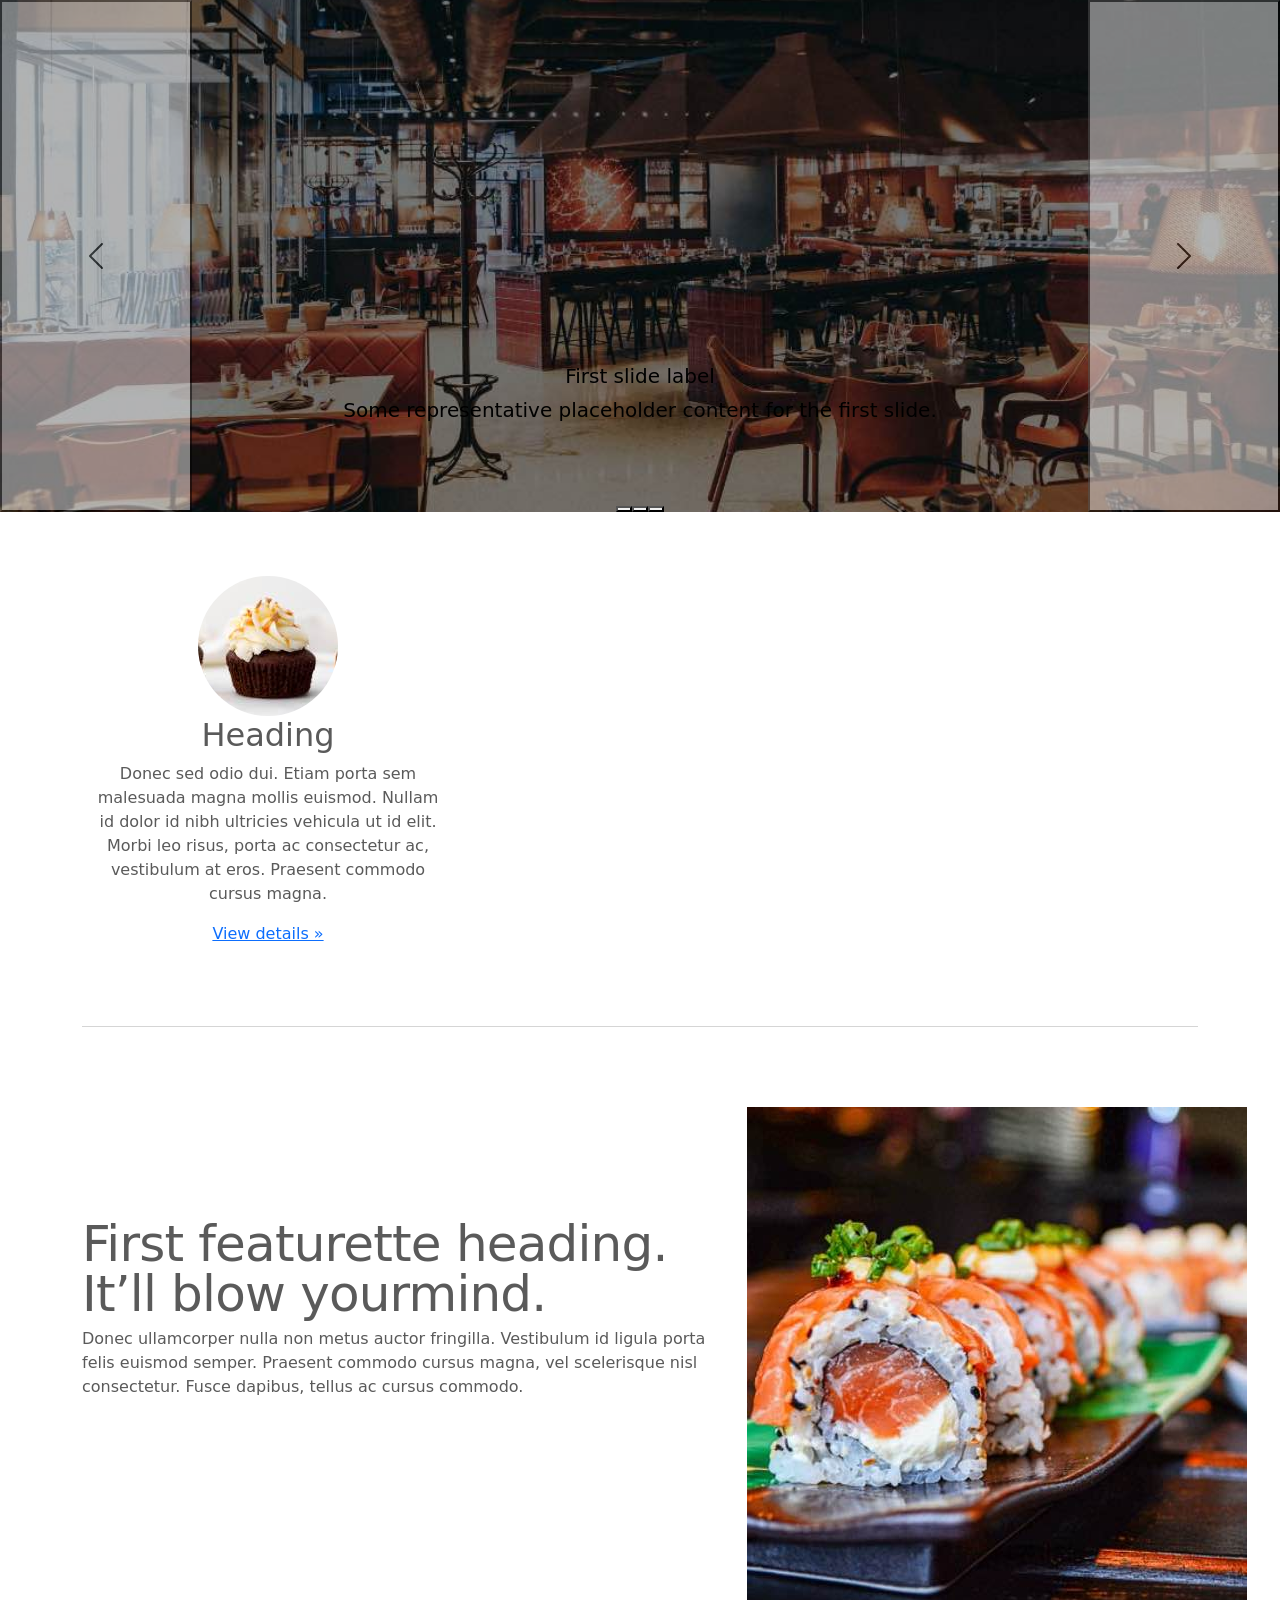
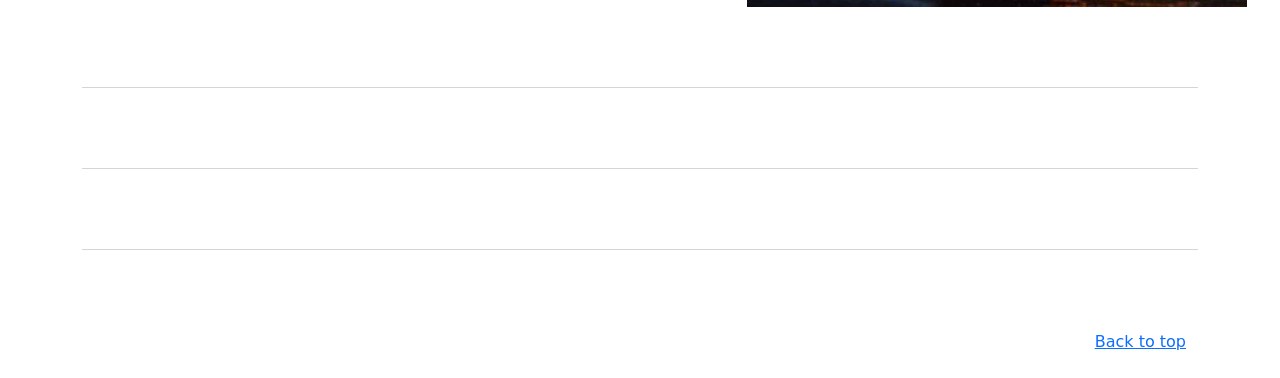
<file: kadai_003/index_for_student.html>
<!doctype html>
<html lang="en">
  <head>
    <meta charset="utf-8">
    <meta name="viewport" content="width=device-width, initial-scale=1">
    <meta name="description" content="">
    <meta name="author" content="Mark Otto, Jacob Thornton, and Bootstrap contributors">
    <meta name="generator" content="Hugo 0.79.0">
    <title>Carousel Template · Bootstrap v5.0</title>
    <link rel="canonical" href="https://getbootstrap.com/docs/5.0/examples/carousel/">
    <!-- ************************************************ bootstrap.min.cssの読み込み -->
    <link href="dist/css/bootstrap.min.css" rel="stylesheet">
    <!-- ************************************************ carousel.cssの読み込み -->
    <link href="carousel.css" rel="stylesheet">
    <!-- ************************************************ bootstrap.bundle.min.jsの読み込み -->
    <script src="dist/js/bootstrap.bundle.min.js" defer></script>
  </head>
  <body>
    <main>
      <!-- ************************************************ カールセル開始 -->
      <!-- <div id="myCarousel" class="carousel slide" data-bs-ride="carousel"> -->
 <div id="myCarousel" class="carousel carousel-dark slide" data-bs-ride="carousel">
  <div class="carousel-indicators">
    <button type="button" data-bs-target="#myCarousel" data-bs-slide-to="img/top_1" class="active" aria-current="true" aria-label="サンプル画像1"></button>
    <button type="button" data-bs-target="#myCarousel" data-bs-slide-to="img/top_2" aria-label="サンプル画像2"></button>
    <button type="button" data-bs-target="#myCarousel" data-bs-slide-to="img/top_3" aria-label="サンプル画像3"></button>
  </div>
  <div class="carousel-inner">
    <div class="carousel-item active" data-bs-interval="10000">
      <img src="img/top_1.jpg" class="d-block w-100" alt="サンプル画像1">
      <div class="carousel-caption d-none d-md-block">
        <h5>First slide label</h5>
        <p>Some representative placeholder content for the first slide.</p>
      </div>
    </div>
    <div class="carousel-item" data-bs-interval="2000">
      <img src="img/top_2.jpg" class="d-block w-100" alt="サンプル画像2">
      <div class="carousel-caption d-none d-md-block">
        <h5>Second slide label</h5>
        <p>Some representative placeholder content for the second slide.</p>
      </div>
    </div>
    <div class="carousel-item">
      <img src="img/top_3.jpg" class="d-block w-100" alt="サンプル画像3">
      <div class="carousel-caption d-none d-md-block">
        <h5>Third slide label</h5>
        <p>Some representative placeholder content for the third slide.</p>
      </div>
    </div>
  </div>
  <button class="carousel-control-prev" type="button" data-bs-target="#myCarousel" data-bs-slide="prev">
    <span class="carousel-control-prev-icon" aria-hidden="true"></span>
    <span class="visually-hidden">Previous</span>
  </button>
  <button class="carousel-control-next" type="button" data-bs-target="#myCarousel" data-bs-slide="next">
    <span class="carousel-control-next-icon" aria-hidden="true"></span>
    <span class="visually-hidden">Next</span>
  </button>
</div>
      <!-- ************************************************ カールセル終了 -->
      <!-- <div class="container marketing"> -->
      <div class="container marketing">
        <!-- <div class="row"> -->
        <div class="">
          <!-- <div class="col-lg-4"> -->
          <div class="col-lg-4">
            <img src="img/cake.jpg" class="rounded-circle" alt="サンプルケーキ">
            <h2>Heading</h2>
            <p>Donec sed odio dui. Etiam porta sem malesuada magna mollis euismod. Nullam id dolor id nibh ultricies
              vehicula ut id elit. Morbi leo risus, porta ac consectetur ac, vestibulum at eros. Praesent commodo cursus
              magna.</p>
            <!-- <p><a class="btn btn-secondary" href="#" role="button">View details &raquo;</a></p> -->
            <p><a class="" href="#" role="button">View details &raquo;</a></p>
          </div>
        </div>
        <hr class="featurette-divider">
        <!-- <div class="row"> -->
        <div class="row">
          <!-- <div class="col-md-7"> -->
          <div class="col-md-7">
            <!-- <h2 class="featurette-heading">First featurette heading. <span class="text-muted">It’ll blow yourmind.</span> -->
            <h2 class="featurette-heading">First featurette heading. <span class="">It’ll blow yourmind.</span></h2>
            <!-- <p class="lead">Donec ullamcorper nulla non metus auctor fringilla. Vestibulum id ligula porta felis
              euismod
              semper. Praesent commodo cursus magna, vel scelerisque nisl consectetur. Fusce dapibus, tellus ac cursus
              commodo.</p> -->
            <p class="">
              Donec ullamcorper nulla non metus auctor fringilla. Vestibulum id ligula porta felis
              euismod
              semper. Praesent commodo cursus magna, vel scelerisque nisl consectetur. Fusce dapibus, tellus ac cursus
              commodo.
            </p>
          </div>
          <!-- <div class="col-md-5"> -->
          <div class="col-md-5">
            <!-- <img src="img/sushi.jpg" class="img-fluid" alt=""> -->
            <img src="img/sushi.jpg" class="" alt="サンプル寿司">
          </div>
        </div>
        <hr class="featurette-divider">
        <!-- ここにもう一つ左右を反転させたものを作ります。 -->
        <hr class="featurette-divider">
        <!-- ここにもう一つ左右を反転させたものを作ります。 -->
        <hr class="featurette-divider">
        <footer class="container">
          <!-- <p class="float-end"><a href="#">Back to top</a></p> -->
          <p class="float-end"><a href="#">Back to top</a></p>
        </footer>
      </div>
    </main>
  </body>

</html>
</file>
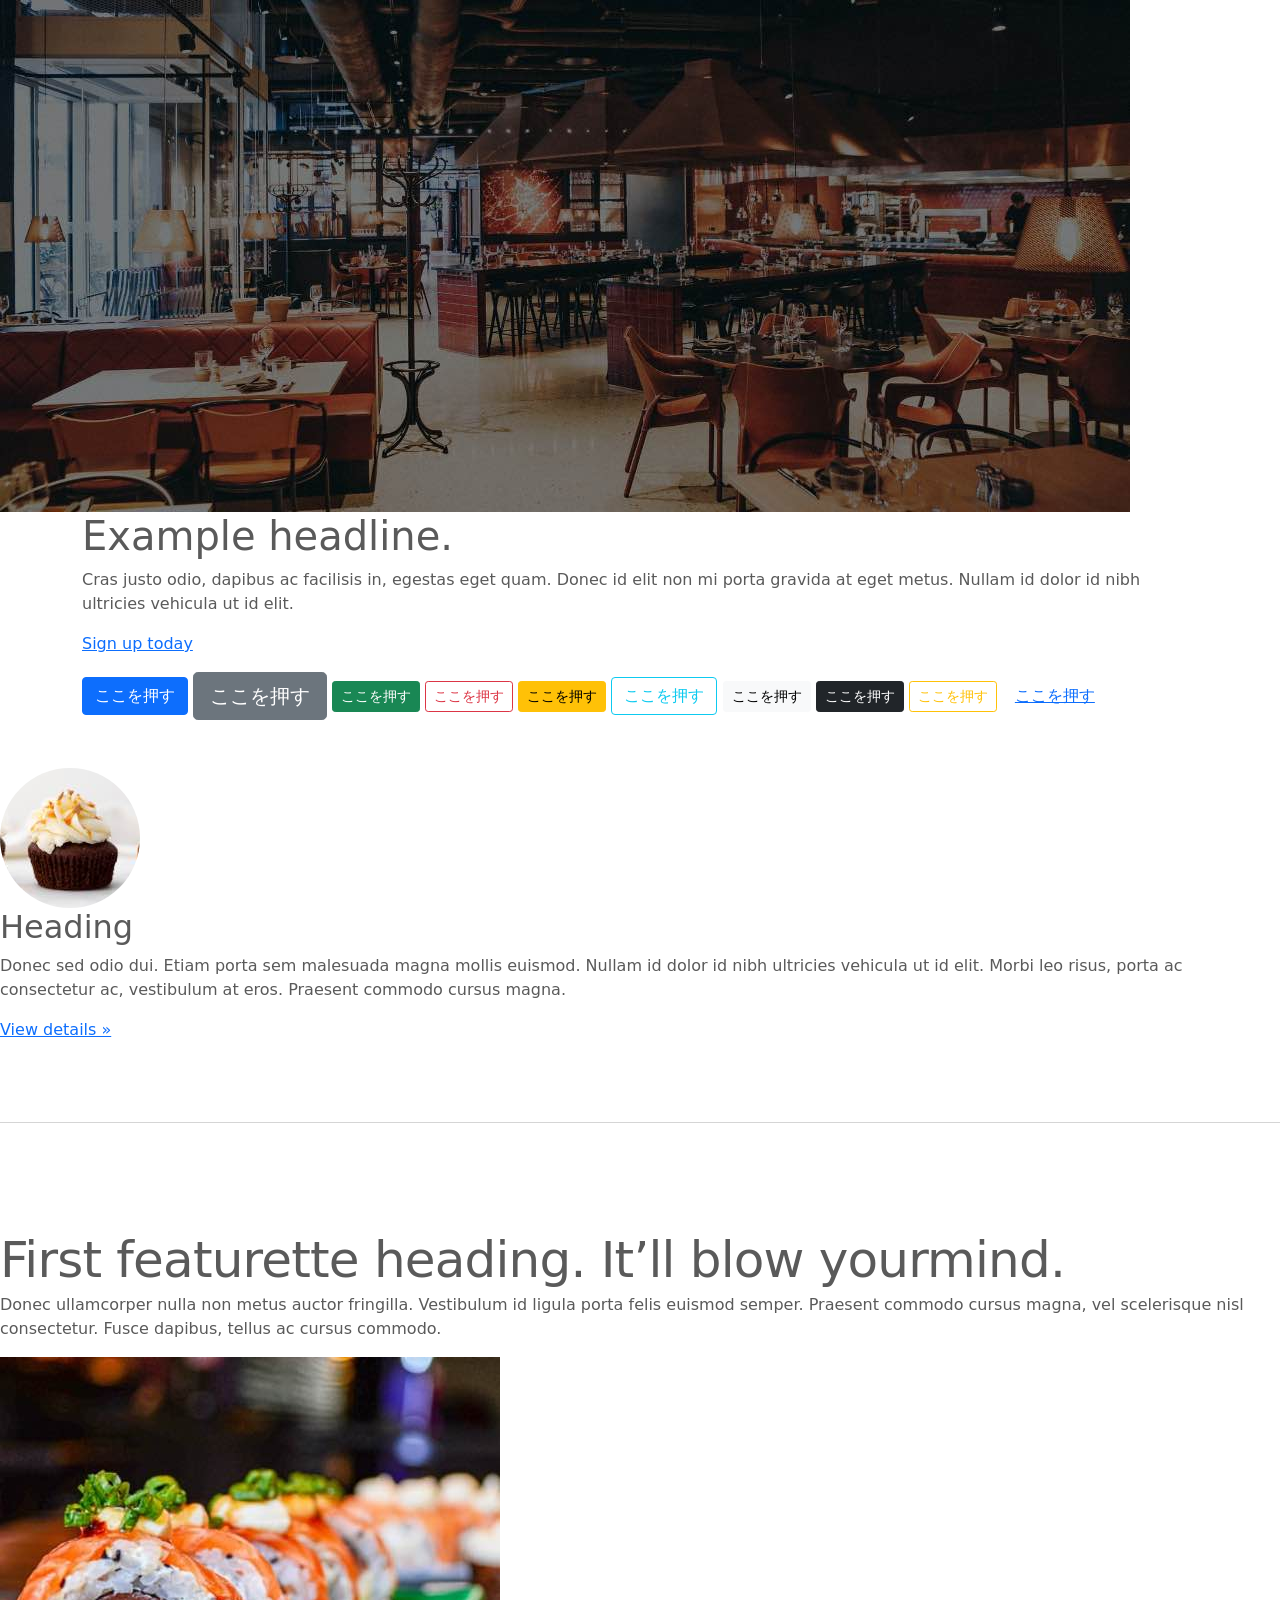
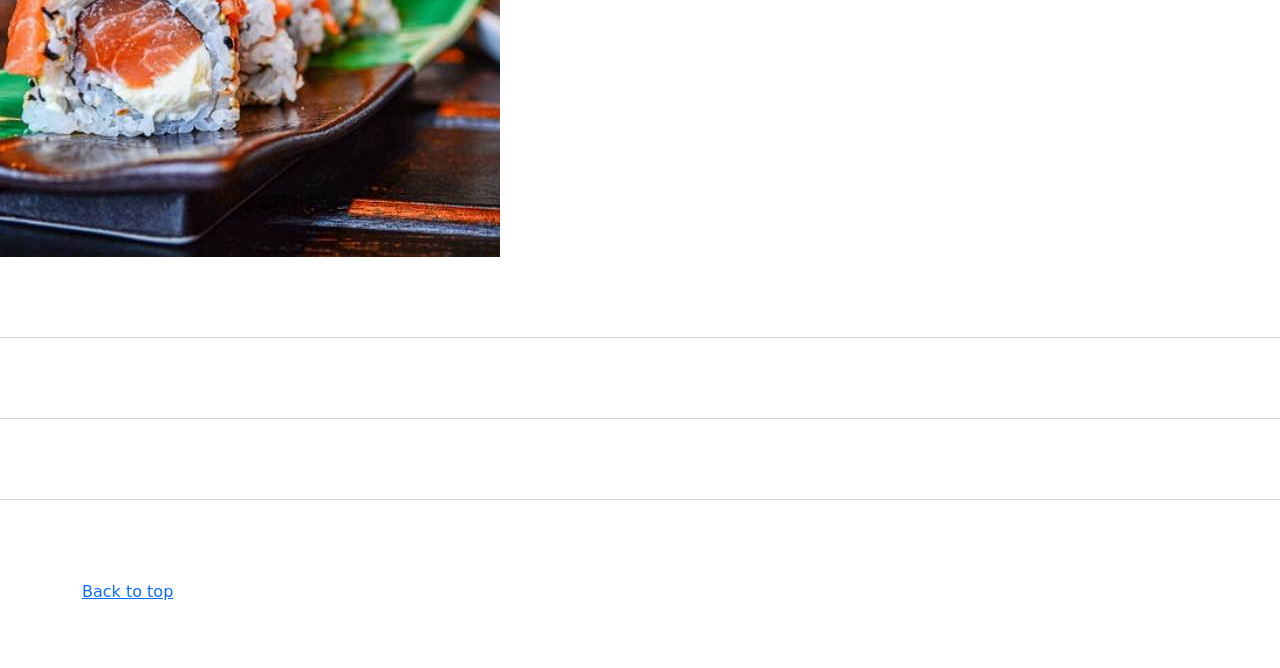
<file: kadai_004/index_for_student.html>
<!doctype html>
<html lang="en">
  <head>
    <meta charset="utf-8">
    <meta name="viewport" content="width=device-width, initial-scale=1">
    <meta name="description" content="">
    <meta name="author" content="Mark Otto, Jacob Thornton, and Bootstrap contributors">
    <meta name="generator" content="Hugo 0.79.0">
    <title>Carousel Template · Bootstrap v5.0</title>
    <link rel="canonical" href="https://getbootstrap.com/docs/5.0/examples/carousel/">
    <!-- ************************************************ bootstrap.min.cssの読み込み -->
    <link href="dist/css/bootstrap.min.css" rel="stylesheet">
    <!-- ************************************************ carousel.cssの読み込み -->
    <link href="carousel.css" rel="stylesheet">
    <!-- ************************************************ bootstrap.bundle.min.jsの読み込み -->
    <script src="dist/js/bootstrap.bundle.min.js" defer></script>
  </head>
  <body>
    <main>
      <!-- ************************************************ カールセル開始 -->
      <!-- <div id="myCarousel" class="carousel slide" data-bs-ride="carousel"> -->
      <div id="myCarousel" class="" data-bs-ride="">
        <!-- <div class="carousel-inner"> -->
        <div class="">
          <!-- <div class="carousel-item active"> -->
          <div class="">
            <img src="img/top_1.jpg" alt="サンプル画像1">
            <div class="container">
              <!-- <div class="carousel-caption"> -->
              <div class="">
                <h1>Example headline.</h1>
                <p>Cras justo odio, dapibus ac facilisis in, egestas eget quam. Donec id elit non mi porta gravida at eget
                  metus. Nullam id dolor id nibh ultricies vehicula ut id elit.</p>
                <!-- <p><a class="btn btn-lg btn-primary" href="#" role="button">Sign up today</a></p> -->
                <p><a class="" href="#" role="button">Sign up today</a></p>
              </div>
            </div>
          </div>
        </div>
      </div>
      <!-- ************************************************ カールセル終了 -->

   <div class="container">

     <style>
       .button-test {
        ~~  省略 ~~
         }
     </style>

       <!-- buttonテスト -->
      
       <!-- ここから追加部分 -->      
    <button type="button" class="btn btn-primary">ここを押す</button>
    <button type="button" class="btn btn-secondary btn-lg">ここを押す</button>
    <button type="button" class="btn btn-success btn-sm">ここを押す</button>
    <button type="button" class="btn btn-outline-danger btn-sm">ここを押す</button>
    <button type="button" class="btn btn-warning btn-sm">ここを押す</button>
    <button type="button" class="btn btn-outline-info">ここを押す</button>
    <button type="button" class="btn btn-light btn-sm">ここを押す</button>
    <button type="button" class="btn btn-dark btn-sm">ここを押す</button>
    <button type="button" class="btn btn-outline-warning btn-sm">ここを押す</button>
    <a href="" class="btn btn-link">ここを押す</a>
       <!-- ここまで -->
    </div>

<br>
<br> 

      <!-- <div class="container marketing"> -->
      <div class="">
        <!-- <div class="row"> -->
        <div class="">
          <!-- <div class="col-lg-4"> -->
          <div class="">
            <img src="img/cake.jpg" class="rounded-circle" alt="サンプル画像2">
            <h2>Heading</h2>
            <p>Donec sed odio dui. Etiam porta sem malesuada magna mollis euismod. Nullam id dolor id nibh ultricies
              vehicula ut id elit. Morbi leo risus, porta ac consectetur ac, vestibulum at eros. Praesent commodo cursus
              magna.</p>
            <!-- <p><a class="btn btn-secondary" href="#" role="button">View details &raquo;</a></p> -->
            <p><a class="" href="#" role="button">View details &raquo;</a></p>
          </div>
        </div>
        <hr class="featurette-divider">
        <!-- <div class="row"> -->
        <div class="">
          <!-- <div class="col-md-7"> -->
          <div class="">
            <!-- <h2 class="featurette-heading">First featurette heading. <span class="text-muted">It’ll blow yourmind.</span> -->
            <h2 class="featurette-heading">First featurette heading. <span class="">It’ll blow yourmind.</span></h2>
            <!-- <p class="lead">Donec ullamcorper nulla non metus auctor fringilla. Vestibulum id ligula porta felis
              euismod
              semper. Praesent commodo cursus magna, vel scelerisque nisl consectetur. Fusce dapibus, tellus ac cursus
              commodo.</p> -->
            <p class="">
              Donec ullamcorper nulla non metus auctor fringilla. Vestibulum id ligula porta felis
              euismod
              semper. Praesent commodo cursus magna, vel scelerisque nisl consectetur. Fusce dapibus, tellus ac cursus
              commodo.
            </p>
          </div>
          <!-- <div class="col-md-5"> -->
          <div class="">
            <!-- <img src="img/sushi.jpg" class="img-fluid" alt=""> -->
            <img src="img/sushi.jpg" class="" alt="サンプル画像3">
          </div>
        </div>
        <hr class="featurette-divider">
        <!-- ここにもう一つ左右を反転させたものを作ります。 -->
        <hr class="featurette-divider">
        <!-- ここにもう一つ左右を反転させたものを作ります。 -->
        <hr class="featurette-divider">
        <footer class="container">
          <!-- <p class="float-end"><a href="#">Back to top</a></p> -->
          <p class=""><a href="#">Back to top</a></p>
        </footer>
      </div>
    </main>
  </body>

</html>
</file>
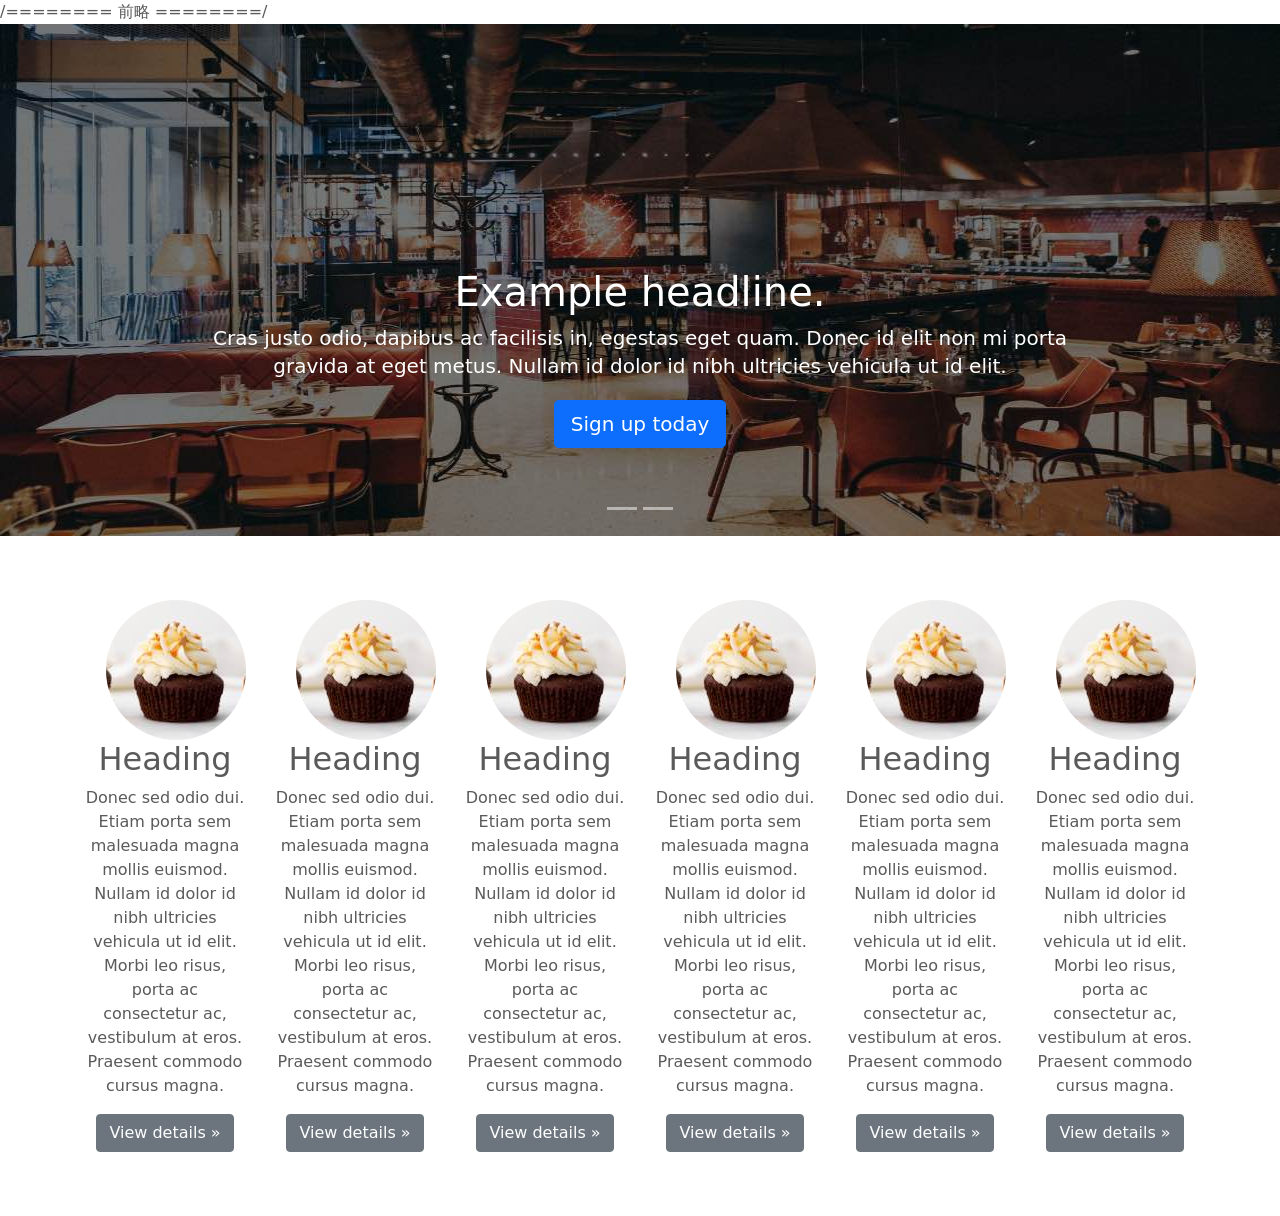
<file: kadai_005/index_for_student.html>
<!doctype html>
<html lang="en">
  <head>
    <meta charset="utf-8">
    <meta name="viewport" content="width=device-width, initial-scale=1">
    <meta name="description" content="">
    <meta name="author" content="Mark Otto, Jacob Thornton, and Bootstrap contributors">
    <meta name="generator" content="Hugo 0.79.0">
    <title>Carousel Template · Bootstrap v5.0</title>
    <link rel="canonical" href="https://getbootstrap.com/docs/5.0/examples/carousel/">
    <!-- ************************************************ bootstrap.min.cssの読み込み -->
    <link href="dist/css/bootstrap.min.css" rel="stylesheet">
    <!-- ************************************************ carousel.cssの読み込み -->
    <link href="carousel.css" rel="stylesheet">
    <!-- ************************************************ bootstrap.bundle.min.jsの読み込み -->
    <script src="dist/js/bootstrap.bundle.min.js" defer></script>
  </head>
  <body>
    <main>
     /======== 前略 ========/

     <!-- カルーセル開始 -->
     <!-- carousel クラス と slide クラスを適用します -->
     <div id="myCarousel" class="carousel slide" data-bs-ride="carousel">
       <ol class="carousel-indicators">
         <li data-bs-target="#carouselExampleCaptions" data-bs-slide-to="1"></li>
         <li data-bs-target="#carouselExampleCaptions" data-bs-slide-to="2"></li>
       </ol>
       <div class="carousel-inner">
         <div class="carousel-item active">
           <img src="img/top_1.jpg" alt="サンプル画像1">
           <div class="container">
             <div class="carousel-caption">
               <h1>Example headline.</h1>
               <p>Cras justo odio, dapibus ac facilisis in, egestas eget quam. Donec id elit non mi porta gravida at eget
                 metus. Nullam id dolor id nibh ultricies vehicula ut id elit.</p>
                 <p><a class="btn btn-lg btn-primary" href="#" role="button">Sign up today</a></p>
             </div>
           </div>
         </div>
       </div>
     </div>
     <!-- ************************************************ カルーセル終了 -->


     <div class="container">
      <div class="row">
  
      <!-- ここのclassを変更する -->
       <div class="col-6 col-md-2 text-center"> 
      <!-- ここまで --> 

　     <img src="img/cake.jpg" class="rounded-circle" alt="サンプル画像2">
        <h2>Heading</h2>
        <p>
         Donec sed odio dui. Etiam porta sem malesuada magna mollis
         euismod. Nullam id dolor id nibh ultricies vehicula ut id elit.
         Morbi leo risus, porta ac consectetur ac, vestibulum at eros.
         Praesent commodo cursus magna.
       </p>
       <p>
        <a class="btn btn-secondary" href="#" role="button">View details &raquo;</a>
       </p>
     </div>

      <div class="col-6 col-md-2 text-center"> 
      <!-- ここまで --> 

　     <img src="img/cake.jpg" class="rounded-circle" alt="サンプル画像2">
        <h2>Heading</h2>
        <p>
         Donec sed odio dui. Etiam porta sem malesuada magna mollis
         euismod. Nullam id dolor id nibh ultricies vehicula ut id elit.
         Morbi leo risus, porta ac consectetur ac, vestibulum at eros.
         Praesent commodo cursus magna.
       </p>
       <p>
        <a class="btn btn-secondary" href="#" role="button">View details &raquo;</a>
       </p>
     </div>

      <div class="col-6 col-md-2 text-center"> 
      <!-- ここまで --> 

　     <img src="img/cake.jpg" class="rounded-circle" alt="サンプル画像2">
        <h2>Heading</h2>
        <p>
         Donec sed odio dui. Etiam porta sem malesuada magna mollis
         euismod. Nullam id dolor id nibh ultricies vehicula ut id elit.
         Morbi leo risus, porta ac consectetur ac, vestibulum at eros.
         Praesent commodo cursus magna.
       </p>
       <p>
        <a class="btn btn-secondary" href="#" role="button">View details &raquo;</a>
       </p>
     </div>

      <div class="col-6 col-md-2 text-center"> 
      <!-- ここまで --> 

　     <img src="img/cake.jpg" class="rounded-circle" alt="サンプル画像2">
        <h2>Heading</h2>
        <p>
         Donec sed odio dui. Etiam porta sem malesuada magna mollis
         euismod. Nullam id dolor id nibh ultricies vehicula ut id elit.
         Morbi leo risus, porta ac consectetur ac, vestibulum at eros.
         Praesent commodo cursus magna.
       </p>
       <p>
        <a class="btn btn-secondary" href="#" role="button">View details &raquo;</a>
       </p>
     </div>

      <div class="col-6 col-md-2 text-center"> 
      <!-- ここまで --> 

　     <img src="img/cake.jpg" class="rounded-circle" alt="サンプル画像2">
        <h2>Heading</h2>
        <p>
         Donec sed odio dui. Etiam porta sem malesuada magna mollis
         euismod. Nullam id dolor id nibh ultricies vehicula ut id elit.
         Morbi leo risus, porta ac consectetur ac, vestibulum at eros.
         Praesent commodo cursus magna.
       </p>
       <p>
        <a class="btn btn-secondary" href="#" role="button">View details &raquo;</a>
       </p>
     </div>

      <div class="col-6 col-md-2 text-center"> 
      <!-- ここまで --> 

　     <img src="img/cake.jpg" class="rounded-circle" alt="サンプル画像2">
        <h2>Heading</h2>
        <p>
         Donec sed odio dui. Etiam porta sem malesuada magna mollis
         euismod. Nullam id dolor id nibh ultricies vehicula ut id elit.
         Morbi leo risus, porta ac consectetur ac, vestibulum at eros.
         Praesent commodo cursus magna.
       </p>
       <p>
        <a class="btn btn-secondary" href="#" role="button">View details &raquo;</a>
       </p>
     </div>
      <!-- ここまで -->
   
         

      
      
 
      

    </main>
  </body>

</html>
</file>
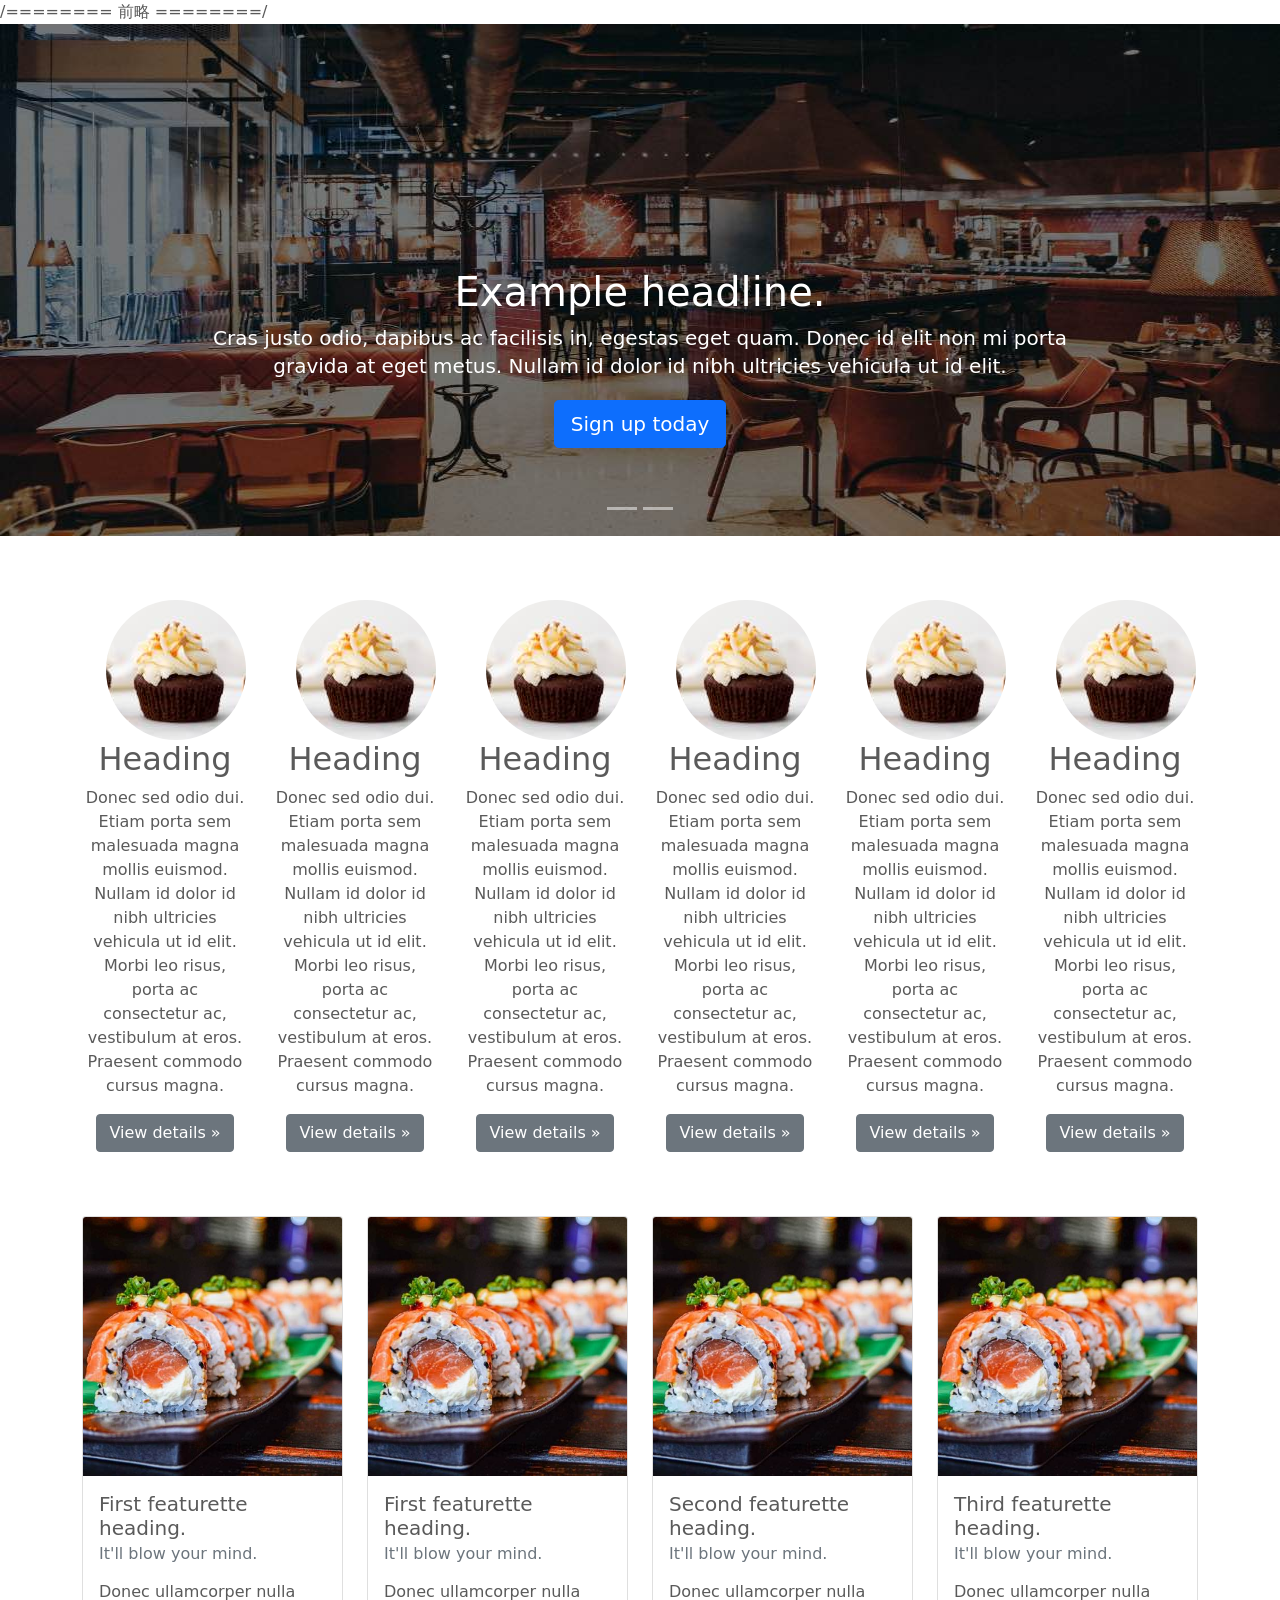
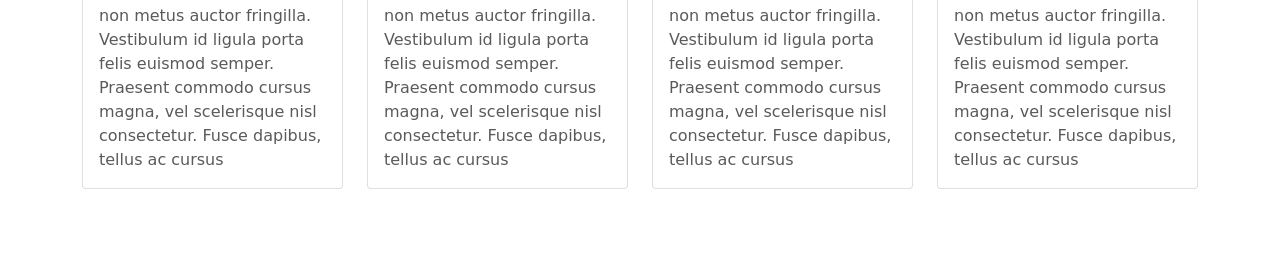
<file: kadai_006/index_for_student.html>
<!doctype html>
<html lang="en">
  <head>
    <meta charset="utf-8">
    <meta name="viewport" content="width=device-width, initial-scale=1">
    <meta name="description" content="">
    <meta name="author" content="Mark Otto, Jacob Thornton, and Bootstrap contributors">
    <meta name="generator" content="Hugo 0.79.0">
    <title>Carousel Template · Bootstrap v5.0</title>
    <link rel="canonical" href="https://getbootstrap.com/docs/5.0/examples/carousel/">
    <!-- ************************************************ bootstrap.min.cssの読み込み -->
    <link href="dist/css/bootstrap.min.css" rel="stylesheet">
    <!-- ************************************************ carousel.cssの読み込み -->
    <link href="carousel.css" rel="stylesheet">
    <!-- ************************************************ bootstrap.bundle.min.jsの読み込み -->
    <script src="dist/js/bootstrap.bundle.min.js" defer></script>
  </head>
  <body>
    <main>
     /======== 前略 ========/

     <!-- カルーセル開始 -->
     <!-- carousel クラス と slide クラスを適用します -->
     <div id="myCarousel" class="carousel slide" data-bs-ride="carousel">
       <ol class="carousel-indicators">
         <li data-bs-target="#carouselExampleCaptions" data-bs-slide-to="1"></li>
         <li data-bs-target="#carouselExampleCaptions" data-bs-slide-to="2"></li>
       </ol>
       <div class="carousel-inner">
         <div class="carousel-item active">
           <img src="img/top_1.jpg" alt="サンプル画像1">
           <div class="container">
             <div class="carousel-caption">
               <h1>Example headline.</h1>
               <p>Cras justo odio, dapibus ac facilisis in, egestas eget quam. Donec id elit non mi porta gravida at eget
                 metus. Nullam id dolor id nibh ultricies vehicula ut id elit.</p>
                 <p><a class="btn btn-lg btn-primary" href="#" role="button">Sign up today</a></p>
             </div>
           </div>
         </div>
       </div>
     </div>
     <!-- ************************************************ カルーセル終了 -->


     <div class="container">
      <div class="row">
  
      <!-- ここのclassを変更する -->
       <div class="col-6 col-md-2 text-center"> 
      <!-- ここまで --> 

　     <img src="img/cake.jpg" class="rounded-circle" alt="サンプル画像2">
        <h2>Heading</h2>
        <p>
         Donec sed odio dui. Etiam porta sem malesuada magna mollis
         euismod. Nullam id dolor id nibh ultricies vehicula ut id elit.
         Morbi leo risus, porta ac consectetur ac, vestibulum at eros.
         Praesent commodo cursus magna.
       </p>
       <p>
        <a class="btn btn-secondary" href="#" role="button">View details &raquo;</a>
       </p>
     </div>

      <div class="col-6 col-md-2 text-center"> 
      <!-- ここまで --> 

　     <img src="img/cake.jpg" class="rounded-circle" alt="サンプル画像2">
        <h2>Heading</h2>
        <p>
         Donec sed odio dui. Etiam porta sem malesuada magna mollis
         euismod. Nullam id dolor id nibh ultricies vehicula ut id elit.
         Morbi leo risus, porta ac consectetur ac, vestibulum at eros.
         Praesent commodo cursus magna.
       </p>
       <p>
        <a class="btn btn-secondary" href="#" role="button">View details &raquo;</a>
       </p>
     </div>

      <div class="col-6 col-md-2 text-center"> 
      <!-- ここまで --> 

　     <img src="img/cake.jpg" class="rounded-circle" alt="サンプル画像2">
        <h2>Heading</h2>
        <p>
         Donec sed odio dui. Etiam porta sem malesuada magna mollis
         euismod. Nullam id dolor id nibh ultricies vehicula ut id elit.
         Morbi leo risus, porta ac consectetur ac, vestibulum at eros.
         Praesent commodo cursus magna.
       </p>
       <p>
        <a class="btn btn-secondary" href="#" role="button">View details &raquo;</a>
       </p>
     </div>

      <div class="col-6 col-md-2 text-center"> 
      <!-- ここまで --> 

　     <img src="img/cake.jpg" class="rounded-circle" alt="サンプル画像2">
        <h2>Heading</h2>
        <p>
         Donec sed odio dui. Etiam porta sem malesuada magna mollis
         euismod. Nullam id dolor id nibh ultricies vehicula ut id elit.
         Morbi leo risus, porta ac consectetur ac, vestibulum at eros.
         Praesent commodo cursus magna.
       </p>
       <p>
        <a class="btn btn-secondary" href="#" role="button">View details &raquo;</a>
       </p>
     </div>

      <div class="col-6 col-md-2 text-center"> 
      <!-- ここまで --> 

　     <img src="img/cake.jpg" class="rounded-circle" alt="サンプル画像2">
        <h2>Heading</h2>
        <p>
         Donec sed odio dui. Etiam porta sem malesuada magna mollis
         euismod. Nullam id dolor id nibh ultricies vehicula ut id elit.
         Morbi leo risus, porta ac consectetur ac, vestibulum at eros.
         Praesent commodo cursus magna.
       </p>
       <p>
        <a class="btn btn-secondary" href="#" role="button">View details &raquo;</a>
       </p>
     </div>

      <div class="col-6 col-md-2 text-center"> 
      <!-- ここまで --> 

　     <img src="img/cake.jpg" class="rounded-circle" alt="サンプル画像2">
        <h2>Heading</h2>
        <p>
         Donec sed odio dui. Etiam porta sem malesuada magna mollis
         euismod. Nullam id dolor id nibh ultricies vehicula ut id elit.
         Morbi leo risus, porta ac consectetur ac, vestibulum at eros.
         Praesent commodo cursus magna.
       </p>
       <p>
        <a class="btn btn-secondary" href="#" role="button">View details &raquo;</a>
       </p>
     </div>
      <!-- ここまで -->
   
  
  <!-- お寿司部分開始 -->

<!-- ここからコードを変更しカードデザインに変更してください -->
    <div class="container mt-5">
     <div class="row">
        <div class="col-lg-3 col-md-6 mb-4">
            <div class="card">
                <img src="img/sushi.jpg" class="card-img-top" alt="サンプル画像3">
                <div class="card-body">
                    <h5 class="card-title">First featurette heading.</h5>
                    <h6 class="card-subtitle mb-3 text-muted">It'll blow your mind.</h6>
                    <p class="card-text">Donec ullamcorper nulla non metus auctor fringilla. Vestibulum id ligula porta felis euismod
             semper. Praesent commodo cursus magna, vel scelerisque nisl consectetur. Fusce dapibus, tellus ac cursus</p>
                </div>
            </div>
        </div>
        <div class="col-lg-3 col-md-6 mb-4">
            <div class="card">
                <img src="img/sushi.jpg" class="card-img-top" alt="サンプル画像3">
                <div class="card-body">
                    <h5 class="card-title">First featurette heading.</h5>
                    <h6 class="card-subtitle mb-3 text-muted">It'll blow your mind.</h6>
                    <p class="card-text">Donec ullamcorper nulla non metus auctor fringilla. Vestibulum id ligula porta felis euismod
             semper. Praesent commodo cursus magna, vel scelerisque nisl consectetur. Fusce dapibus, tellus ac cursus</p>
                </div>
            </div>
        </div>
        <div class="col-lg-3 col-md-6 mb-4">
            <div class="card">
                <img src="img/sushi.jpg" class="card-img-top" alt="サンプル画像3">
                <div class="card-body">
                    <h5 class="card-title">Second featurette heading.</h5>
                    <h6 class="card-subtitle mb-3 text-muted">It'll blow your mind.</h6>
                    <p class="card-text">Donec ullamcorper nulla non metus auctor fringilla. Vestibulum id ligula porta felis euismod
             semper. Praesent commodo cursus magna, vel scelerisque nisl consectetur. Fusce dapibus, tellus ac cursus</p>
                </div>
            </div>
        </div>
        <div class="col-lg-3 col-md-6 mb-4">
            <div class="card">
                <img src="img/sushi.jpg" class="card-img-top" alt="サンプル画像3">
                <div class="card-body">
                    <h5 class="card-title">Third featurette heading.</h5>
                    <h6 class="card-subtitle mb-3 text-muted">It'll blow your mind.</h6>
                    <p class="card-text">Donec ullamcorper nulla non metus auctor fringilla. Vestibulum id ligula porta felis euismod
             semper. Praesent commodo cursus magna, vel scelerisque nisl consectetur. Fusce dapibus, tellus ac cursus</p>
                </div>
            </div>
        </div>
    </div>
</div>     






      
      
 
      

    </main>
  </body>

</html>
</file>
<file: kadai_015/stylesheet/style.css>
/* ----------------------------------------------- 共通 */
html,
body {
  overflow-x: hidden;
}

body {
  color: #000000;
  font-family: 'Noto Sans JP', sans-serif;
  padding-bottom: 0;

}

p {
  line-height: 2.0em;
  font-weight: 100;
  font-style: normal;
  font-size: 14px;

}



/* ----------------------------------------------- ナビゲーションバー */
.navbar_brand_logo {
  width: 32px;
  height: 32px;
  display: inline-block;
  margin-right: 15px;
}

.my_navbar_brand,
.my_nav_link {
  font-size: 16px;
  font-family: 'Lora', serif;
  color: #000000 !important;
}

.navbar-toggler {
  padding: 0 !important;
  border: none;
}

#hamburger_btn_check:checked~.hamburger_btn .btn_close {
  display: block;
}

#hamburger_btn_check:checked~.hamburger_btn .btn_open {
  display: none;
}

.btn_close {
  display: none;
}

#hamburger_btn_check {
  display: none;
}




/* ----------------------------------------------- カールセル */
.my_carousel_caption {
  font-size: 52px;
  padding-top: 1.25rem;
  padding-bottom: 1.25rem;
  color: #fff;
  text-align: center;
  font-family: 'Lora', serif;
  line-height: 1.5em;
}

.my_carousel_caption::before {
  content: url(../img/logoSymbol_White.png);
  display: block;
}

@media screen and (max-width:375px) {
  .my_carousel_caption {
    font-size: 27px;
  }
}

.carousel-item {
  height: 32rem;
}

.carousel-item>img {
  position: absolute;
  top: 0;
  left: 0;
  min-width: 100%;
  height: 32rem;
}




/* ----------------------------------------------- アバウト */

.about::after {
  content: "私たちについて";
}

.about_us_bg {
  background-color: #FFE6A5;
}

/* ----------------------------------------------- ギャラリー */

.gallery::after {
  content: "ギャラリー";
  margin: 0 auto 0;
}

/* ----------------------------------------------- メニュー */

.menu::after {
  content: "メニュー";
  margin: 0 auto 0;
}

.menu_title {
  font-size: 18px;
  font-weight: 600;
  font-style: normal;
}

.menu_price {
  font-size: 20px;
  font-weight: 400;
  font-family: 'Lora', serif;
}

/* ----------------------------------------------- レビュー */

.review_wrapper {
  background-image: url(../img/background-reviews.jpg);
  background-repeat: no-repeat;
  background-size: cover;
}

.review::after {
  content: "お客様の声";
  margin: 0 auto 0;
  border-bottom: solid 1px #FFFFFF;
}

.h_420 {
  height: 420px;
  position: relative;
}

.reviewer_img {
  width: 48px;
  height: 48px;
  border-radius: 50%;
  margin-right: 16px;
}

.star_img {
  width: 25px;
  height: 25px;
}

.fix_bottom {
  position: absolute;
  width: 80px;
  height: 44px;
  left: 24px;
  bottom: 24px;
}

/* ----------------------------------------------- シェフ */

.chef_bg {
  background-color: #fff6e8;
}

.chef_text_wrapper {
  padding-right: 40px;
}

.section_title {
  font-size: 28px;
  font-weight: 400;
}

.chef_subtitle {
  width: 55px;
  padding-bottom: 10px;
  margin-bottom: 35px;
  border-bottom: 1px solid #777;
  font-size: 12px;
}

.chef_name {
  margin-bottom: 25px;
  font-size: 20px;
  font-weight: 400;
}

.chef_description {
  font-size: 12px;
  line-height: 2;
}


/* ----------------------------------------------- アクセス */

.access::after {
  content: "アクセス";
  margin: 0 auto 0;
}


/* ----------------------------------------------- フッター */

#footer {
  background-color: #FAFAFA;
}

.copy_right {
  font-size: 14px;
  position: absolute;
  bottom: 1rem;
  left: 12px;
  display: flex;
}

.copy_right>p {
  margin-right: 5rem;
  margin-bottom: 0;
}

.copy_right>img.sns_img {
  height: 24px;
  width: 24px;
  margin-right: 10px;
  margin-top: 0;
}

.restaurant_info p {
  font-weight: 400;
  line-height: 1.5;
  font-size: 16px;
}

.restaurant_info img {
  width: 20px;
  height: 20px;
  margin-right: 10px;
  line-height: 1.5;
  margin-top: auto;
}

.footer_brand_logo {
  width: 64px;
  height: 64px;
  display: inline-block;
  margin-right: 15px;
}

.footer_text {
  font-size: 24px;
  font-family: 'Lora', serif;
}

@media screen and (max-width: 991px) {
  .footer_text,
  .copy_right {
    margin-top: 2rem;
    text-align: center;
    position: relative;
  }

  .copy_right>p,img {
    margin-right: 1rem;
    font-size: 14px;
    margin: 0;
    line-height: 35px;
  }
}
</file>
<file: kadai_tutorial_output/stylesheet/style.css>
/* ----------------------------------------------- 共通 */
html,
body {
  overflow-x: hidden;
}

body {
  color: #000000;
  font-family: 'Noto Sans JP', sans-serif;
  padding-bottom: 0;

}

p {
  line-height: 2.0em;
  font-weight: 100;
  font-style: normal;
  font-size: 14px;

}



/* ----------------------------------------------- ナビゲーションバー */
.navbar_brand_logo {
  width: 32px;
  height: 32px;
  display: inline-block;
  margin-right: 15px;
}

.my_navbar_brand,
.my_nav_link {
  font-size: 16px;
  font-family: 'Lora', serif;
  color: #000000 !important;
}

.navbar-toggler {
  padding: 0 !important;
  border: none;
}

#hamburger_btn_check:checked~.hamburger_btn .btn_close {
  display: block;
}

#hamburger_btn_check:checked~.hamburger_btn .btn_open {
  display: none;
}

.btn_close {
  display: none;
}

#hamburger_btn_check {
  display: none;
}




/* ----------------------------------------------- カールセル */
.my_carousel_caption {
  font-size: 52px;
  padding-top: 1.25rem;
  padding-bottom: 1.25rem;
  color: #fff;
  text-align: center;
  font-family: 'Lora', serif;
  line-height: 1.5em;
}

.my_carousel_caption::before {
  content: url(../img/logoSymbol_White.png);
  display: block;
}

@media screen and (max-width:375px) {
  .my_carousel_caption {
    font-size: 27px;
  }
}

.carousel-item {
  height: 32rem;
}

.carousel-item>img {
  position: absolute;
  top: 0;
  left: 0;
  min-width: 100%;
  height: 32rem;
}




/* ----------------------------------------------- アバウト */

.about::after {
  content: "私たちについて";
}

.about_us_bg {
  background-color: #FFE6A5;
}

/* ----------------------------------------------- ギャラリー */

.gallery::after {
  content: "ギャラリー";
  margin: 0 auto 0;
}

/* ----------------------------------------------- メニュー */

.menu::after {
  content: "メニュー";
  margin: 0 auto 0;
}

.menu_title {
  font-size: 18px;
  font-weight: 600;
  font-style: normal;
}

.menu_price {
  font-size: 20px;
  font-weight: 400;
  font-family: 'Lora', serif;
}

/* ----------------------------------------------- レビュー */

.review_wrapper {
  background-image: url(../img/background-reviews.jpg);
  background-repeat: no-repeat;
  background-size: cover;
}

.review::after {
  content: "お客様の声";
  margin: 0 auto 0;
  border-bottom: solid 1px #FFFFFF;
}

.h_420 {
  height: 420px;
  position: relative;
}

.reviewer_img {
  width: 48px;
  height: 48px;
  border-radius: 50%;
  margin-right: 16px;
}

.star_img {
  width: 25px;
  height: 25px;
}

.fix_bottom {
  position: absolute;
  width: 80px;
  height: 44px;
  left: 24px;
  bottom: 24px;
}


/* ----------------------------------------------- アクセス */

.access::after {
  content: "アクセス";
  margin: 0 auto 0;
}


/* ----------------------------------------------- フッター */

#footer {
  background-color: #FAFAFA;
}

.copy_right {
  font-size: 14px;
  position: absolute;
  bottom: 1rem;
  left: 12px;
  display: flex;
}

.copy_right>p {
  margin-right: 5rem;
  margin-bottom: 0;
}

.copy_right>img.sns_img {
  height: 24px;
  width: 24px;
  margin-right: 10px;
  margin-top: 0;
}

.restaurant_info p {
  font-weight: 400;
  line-height: 1.5;
  font-size: 16px;
}

.restaurant_info img {
  width: 20px;
  height: 20px;
  margin-right: 10px;
  line-height: 1.5;
  margin-top: auto;
}

.footer_brand_logo {
  width: 64px;
  height: 64px;
  display: inline-block;
  margin-right: 15px;
}

.footer_text {
  font-size: 24px;
  font-family: 'Lora', serif;
}

@media screen and (max-width: 991px) {
  .footer_text,
  .copy_right {
    margin-top: 2rem;
    text-align: center;
    position: relative;
  }

  .copy_right>p,img {
    margin-right: 1rem;
    font-size: 14px;
    margin: 0;
    line-height: 35px;
  }
}
</file>
<file: kadai_003/carousel.css>
/* ----------------------------------------------- 全体の文字色修正と下部の余白の調整 */
body {
  /* padding-top: 3rem; */
  padding-bottom: 3rem;
  color: #5a5a5a;
}

/* ----------------------------------------------- カルーセルのカスタマイズ */
.carousel {
  margin-bottom: 4rem;
}

.carousel-caption {
  bottom: 3rem;
  z-index: 10;
}

.carousel-item {
  height: 32rem;
}

.carousel-item > img {
  position: absolute;
  top: 0;
  left: 0;
  width: 100%;
  height: 32rem;
  object-fit: cover;
}

/* ----------------------------------------------- マーケティングコンテンツ */
.marketing .col-lg-4 {
  margin-bottom: 1.5rem;
  text-align: center;
}

.marketing h2 {
  font-weight: 400;
}

/* rtl:begin:ignore */
.marketing .col-lg-4 p {
  margin-right: .75rem;
  margin-left: .75rem;
}

/* rtl:end:ignore */

/* ----------------------------------------------- フィーチャーレット */
.featurette-divider {
  margin: 5rem 0;
  /* Space out the Bootstrap <hr> more */
}

.featurette-heading {
  font-weight: 300;
  line-height: 1;
  /* rtl:remove */
  letter-spacing: -.05rem;
}

/* ----------------------------------------------- レスポンシブデザイン */
@media (min-width: 40em) {
  .carousel-caption p {
    margin-bottom: 1.25rem;
    font-size: 1.25rem;
    line-height: 1.4;
  }

  .featurette-heading {
    font-size: 50px;
  }
}

@media (min-width: 62em) {
  .featurette-heading {
    margin-top: 7rem;
  }
}
</file>
<file: kadai_004/carousel.css>
/* ----------------------------------------------- 全体の文字色修正と下部の余白の調整 */
body {
  /* padding-top: 3rem; */
  padding-bottom: 3rem;
  color: #5a5a5a;
}

/* ----------------------------------------------- カルーセルのカスタマイズ */
.carousel {
  margin-bottom: 4rem;
}

.carousel-caption {
  bottom: 3rem;
  z-index: 10;
}

.carousel-item {
  height: 32rem;
}

.carousel-item > img {
  position: absolute;
  top: 0;
  left: 0;
  min-width: 100%;
  height: 32rem;
}

/* ----------------------------------------------- マーケティングコンテンツ */
.marketing .col-lg-4 {
  margin-bottom: 1.5rem;
  text-align: center;
}

.marketing h2 {
  font-weight: 400;
}

/* rtl:begin:ignore */
.marketing .col-lg-4 p {
  margin-right: .75rem;
  margin-left: .75rem;
}

/* rtl:end:ignore */

/* ----------------------------------------------- フィーチャーレット */
.featurette-divider {
  margin: 5rem 0;
  /* Space out the Bootstrap <hr> more */
}

.featurette-heading {
  font-weight: 300;
  line-height: 1;
  /* rtl:remove */
  letter-spacing: -.05rem;
}

/* ----------------------------------------------- レスポンシブデザイン */
@media (min-width: 40em) {
  .carousel-caption p {
    margin-bottom: 1.25rem;
    font-size: 1.25rem;
    line-height: 1.4;
  }

  .featurette-heading {
    font-size: 50px;
  }
}

@media (min-width: 62em) {
  .featurette-heading {
    margin-top: 7rem;
  }
}
</file>
<file: kadai_005/carousel.css>
/* ----------------------------------------------- 全体の文字色修正と下部の余白の調整 */
body {
  /* padding-top: 3rem; */
  padding-bottom: 3rem;
  color: #5a5a5a;
}

/* ----------------------------------------------- カルーセルのカスタマイズ */
.carousel {
  margin-bottom: 4rem;
}

.carousel-caption {
  bottom: 3rem;
  z-index: 10;
}

.carousel-item {
  height: 32rem;
}

.carousel-item > img {
  position: absolute;
  top: 0;
  left: 0;
  min-width: 100%;
  height: 32rem;
}

/* ----------------------------------------------- マーケティングコンテンツ */
.marketing .col-lg-4 {
  margin-bottom: 1.5rem;
  text-align: center;
}

.marketing h2 {
  font-weight: 400;
}

/* rtl:begin:ignore */
.marketing .col-lg-4 p {
  margin-right: .75rem;
  margin-left: .75rem;
}

/* rtl:end:ignore */

/* ----------------------------------------------- フィーチャーレット */
.featurette-divider {
  margin: 5rem 0;
  /* Space out the Bootstrap <hr> more */
}

.featurette-heading {
  font-weight: 300;
  line-height: 1;
  /* rtl:remove */
  letter-spacing: -.05rem;
}

/* ----------------------------------------------- レスポンシブデザイン */
@media (min-width: 40em) {
  .carousel-caption p {
    margin-bottom: 1.25rem;
    font-size: 1.25rem;
    line-height: 1.4;
  }

  .featurette-heading {
    font-size: 50px;
  }
}

@media (min-width: 62em) {
  .featurette-heading {
    margin-top: 7rem;
  }
}
</file>
<file: kadai_006/carousel.css>
/* ----------------------------------------------- 全体の文字色修正と下部の余白の調整 */
body {
  /* padding-top: 3rem; */
  padding-bottom: 3rem;
  color: #5a5a5a;
}

/* ----------------------------------------------- カルーセルのカスタマイズ */
.carousel {
  margin-bottom: 4rem;
}

.carousel-caption {
  bottom: 3rem;
  z-index: 10;
}

.carousel-item {
  height: 32rem;
}

.carousel-item > img {
  position: absolute;
  top: 0;
  left: 0;
  min-width: 100%;
  height: 32rem;
}

/* ----------------------------------------------- マーケティングコンテンツ */
.marketing .col-lg-4 {
  margin-bottom: 1.5rem;
  text-align: center;
}

.marketing h2 {
  font-weight: 400;
}

/* rtl:begin:ignore */
.marketing .col-lg-4 p {
  margin-right: .75rem;
  margin-left: .75rem;
}

/* rtl:end:ignore */

/* ----------------------------------------------- フィーチャーレット */
.featurette-divider {
  margin: 5rem 0;
  /* Space out the Bootstrap <hr> more */
}

.featurette-heading {
  font-weight: 300;
  line-height: 1;
  /* rtl:remove */
  letter-spacing: -.05rem;
}

/* ----------------------------------------------- レスポンシブデザイン */
@media (min-width: 40em) {
  .carousel-caption p {
    margin-bottom: 1.25rem;
    font-size: 1.25rem;
    line-height: 1.4;
  }

  .featurette-heading {
    font-size: 50px;
  }
}

@media (min-width: 62em) {
  .featurette-heading {
    margin-top: 7rem;
  }
}
</file>
